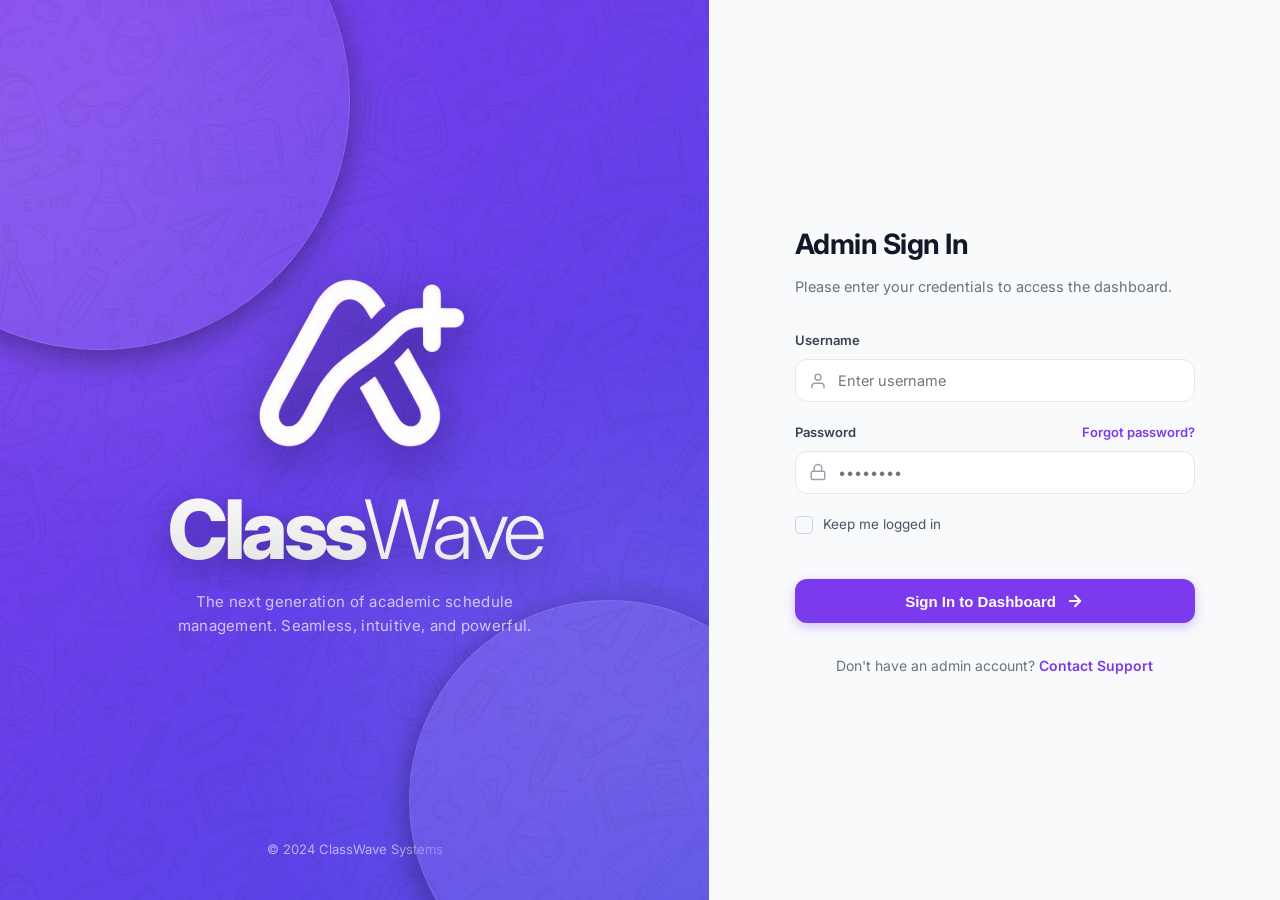
<file: index.html>
<!DOCTYPE html>
<html lang="en">

<head>
  <meta charset="UTF-8" />
  <meta name="viewport" content="width=device-width, initial-scale=1.0" />
  <title>ClassWave — Admin Dashboard</title>
  <meta name="description"
    content="ClassWave Class Schedule Management System — Admin Panel for managing schedules, subjects, instructors, and students." />
  <link rel="preconnect" href="https://fonts.googleapis.com" />
  <link rel="preconnect" href="https://fonts.gstatic.com" crossorigin />
  <link href="https://fonts.googleapis.com/css2?family=Inter:wght@300;400;500;600;700;800&display=swap"
    rel="stylesheet" />
  <link rel="stylesheet" href="css/style.css" />
  <link rel="icon" type="image/png" sizes="32x32" href="favicon.png" />
  <link rel="icon" type="image/png" sizes="192x192" href="favicon.png" />
  <link rel="apple-touch-icon" href="favicon.png" />
  <script>
    // Auth Guard: Redirect to login if not authenticated
    if (localStorage.getItem('classwave_admin_logged_in') !== 'true') {
      window.location.href = 'login.html';
    }

    // Global Logout Function
    function adminLogout(e) {
      if (e) e.preventDefault();
      localStorage.removeItem('classwave_admin_logged_in');
      localStorage.removeItem('classwave_admin_user');
      window.location.href = 'login.html';
    }
  </script>
</head>

<body>

  <!-- Sidebar -->
  <aside class="sidebar" id="sidebar">
    <div class="sidebar-brand">
      <div class="brand-icon">
        <img src="loginlogo.png" alt="ClassWave Logo" style="width: 100%; height: 100%; object-fit: contain;" />
      </div>
      <span class="brand-name">Class<span>Wave</span></span>
    </div>

    <nav class="sidebar-nav">
      <span class="nav-label">Main</span>
      <a href="#" class="nav-item active" data-page="dashboard" id="nav-dashboard">
        <svg width="18" height="18" viewBox="0 0 24 24" fill="none" stroke="currentColor" stroke-width="2"
          stroke-linecap="round" stroke-linejoin="round">
          <rect x="3" y="3" width="7" height="7" />
          <rect x="14" y="3" width="7" height="7" />
          <rect x="3" y="14" width="7" height="7" />
          <rect x="14" y="14" width="7" height="7" />
        </svg>
        <span>Dashboard</span>
      </a>
      <a href="#" class="nav-item" data-page="schedule" id="nav-schedule">
        <svg width="18" height="18" viewBox="0 0 24 24" fill="none" stroke="currentColor" stroke-width="2"
          stroke-linecap="round" stroke-linejoin="round">
          <rect x="3" y="4" width="18" height="18" rx="2" />
          <line x1="16" y1="2" x2="16" y2="6" />
          <line x1="8" y1="2" x2="8" y2="6" />
          <line x1="3" y1="10" x2="21" y2="10" />
        </svg>
        <span>Manage Schedule</span>
      </a>
      <a href="#" class="nav-item" data-page="students" id="nav-students">
        <svg width="18" height="18" viewBox="0 0 24 24" fill="none" stroke="currentColor" stroke-width="2"
          stroke-linecap="round" stroke-linejoin="round">
          <path d="M17 21v-2a4 4 0 0 0-4-4H5a4 4 0 0 0-4 4v2" />
          <circle cx="9" cy="7" r="4" />
          <path d="M23 21v-2a4 4 0 0 0-3-3.87" />
          <path d="M16 3.13a4 4 0 0 1 0 7.75" />
        </svg>
        <span>Manage Students</span>
      </a>

      <!-- Administration Section (Super Admin Only) -->
      <div id="admin-nav-section" class="hidden">
        <span class="nav-label" style="margin-top: 20px;">Administration</span>
        <a href="#" class="nav-item" data-page="admins" id="nav-admins">
          <svg width="18" height="18" viewBox="0 0 24 24" fill="none" stroke="currentColor" stroke-width="2"
            stroke-linecap="round" stroke-linejoin="round">
            <path d="M12 22s8-4 8-10V5l-8-3-8 3v7c0 6 8 10 8 10z" />
            <path d="M12 8v4" />
            <path d="M12 16h.01" />
          </svg>
          <span>Administrator</span>
        </a>
      </div>

      <button class="nav-item logout-trigger" onclick="adminLogout(event)"
        style="width:100%; text-align:left; background:none; border:none; font-family:inherit; cursor:pointer; margin-top: 20px;">
        <svg width="18" height="18" viewBox="0 0 24 24" fill="none" stroke="currentColor" stroke-width="2"
          stroke-linecap="round" stroke-linejoin="round">
          <path d="M9 21H5a2 2 0 0 1-2-2V5a2 2 0 0 1 2-2h4" />
          <polyline points="16 17 21 12 16 7" />
          <line x1="21" y1="12" x2="9" y2="12" />
        </svg>
        <span>Logout</span>
      </button>

      <script>
        // Immediate Role Check
        (function () {
          const role = localStorage.getItem('classwave_admin_role');
          if (role === 'super_admin') {
            document.getElementById('admin-nav-section').classList.remove('hidden');
          }
        })();
      </script>
    </nav>

    <div class="sidebar-footer">
      <div class="admin-info">
        <div class="admin-avatar">A</div>
        <div class="admin-details">
          <span class="admin-name">Admin User</span>
          <span class="admin-role">Administrator</span>
        </div>
      </div>
    </div>
  </aside>

  <!-- Main Content -->
  <div class="main-wrapper">
    <!-- Topbar -->
    <header class="topbar">
      <div class="topbar-left">
        <button class="menu-toggle" id="menuToggle" aria-label="Toggle sidebar">
          <svg width="20" height="20" viewBox="0 0 24 24" fill="none" stroke="currentColor" stroke-width="2"
            stroke-linecap="round" stroke-linejoin="round">
            <line x1="3" y1="6" x2="21" y2="6" />
            <line x1="3" y1="12" x2="21" y2="12" />
            <line x1="3" y1="18" x2="21" y2="18" />
          </svg>
        </button>
        <div class="page-breadcrumb">
          <span id="breadcrumb-text">Dashboard</span>
        </div>
      </div>
      <div class="topbar-right">
        <div class="topbar-badge" id="notifToggle" style="cursor: pointer;">
          <svg width="18" height="18" viewBox="0 0 24 24" fill="none" stroke="currentColor" stroke-width="2"
            stroke-linecap="round" stroke-linejoin="round">
            <path d="M18 8A6 6 0 0 0 6 8c0 7-3 9-3 9h18s-3-2-3-9" />
            <path d="M13.73 21a2 2 0 0 1-3.46 0" />
          </svg>
          <span class="badge-dot"></span>
        </div>
        <div class="topbar-divider"></div>
        <div class="topbar-user" id="profileToggle" style="cursor: pointer;">
          <div class="user-avatar" id="topbar-avatar">A</div>
        </div>
      </div>
    </header>

    <!-- Pages -->
    <main class="content">

      <!-- ====== PAGE: Dashboard ====== -->
      <section class="page active" id="page-dashboard">
        <div class="page-header">
          <div>
            <h1 class="page-title">Welcome back, Admin</h1>
            <p class="page-subtitle">Here's what's happening with ClassWave today.</p>
          </div>
          <div class="page-date" id="current-date"></div>
        </div>

        <!-- Stat Cards -->
        <div class="stats-grid">
          <div class="stat-card">
            <div class="stat-icon icon-purple">
              <svg width="20" height="20" viewBox="0 0 24 24" fill="none" stroke="currentColor" stroke-width="2"
                stroke-linecap="round" stroke-linejoin="round">
                <path d="M2 3h6a4 4 0 0 1 4 4v14a3 3 0 0 0-3-3H2z" />
                <path d="M22 3h-6a4 4 0 0 0-4 4v14a3 3 0 0 1 3-3h7z" />
              </svg>
            </div>
            <div class="stat-info">
              <span class="stat-label">Total Subjects</span>
              <span class="stat-value" id="stat-total-subjects">0</span>
              <span class="stat-change" id="stat-subjects-change">Registry active</span>
            </div>
          </div>

          <div class="stat-card">
            <div class="stat-icon icon-blue">
              <svg width="20" height="20" viewBox="0 0 24 24" fill="none" stroke="currentColor" stroke-width="2"
                stroke-linecap="round" stroke-linejoin="round">
                <path d="M17 21v-2a4 4 0 0 0-4-4H5a4 4 0 0 0-4 4v2" />
                <circle cx="9" cy="7" r="4" />
                <path d="M23 21v-2a4 4 0 0 0-3-3.87" />
                <path d="M16 3.13a4 4 0 0 1 0 7.75" />
              </svg>
            </div>
            <div class="stat-info">
              <span class="stat-label">Total Students</span>
              <span class="stat-value" id="stat-total-students">0</span>
              <span class="stat-change" id="stat-students-change">Registry active</span>
            </div>
          </div>

          <div class="stat-card">
            <div class="stat-icon icon-green">
              <svg width="20" height="20" viewBox="0 0 24 24" fill="none" stroke="currentColor" stroke-width="2"
                stroke-linecap="round" stroke-linejoin="round">
                <circle cx="12" cy="12" r="10" />
                <polyline points="12 6 12 12 16 14" />
              </svg>
            </div>
            <div class="stat-info">
              <span class="stat-label">Today's Classes</span>
              <span class="stat-value" id="stat-today-classes">0</span>
              <span class="stat-change" id="stat-today-change">Updated live</span>
            </div>
          </div>

          <div class="stat-card">
            <div class="stat-icon icon-orange">
              <svg width="20" height="20" viewBox="0 0 24 24" fill="none" stroke="currentColor" stroke-width="2"
                stroke-linecap="round" stroke-linejoin="round">
                <rect x="3" y="4" width="18" height="18" rx="2" />
                <line x1="16" y1="2" x2="16" y2="6" />
                <line x1="8" y1="2" x2="8" y2="6" />
                <line x1="3" y1="10" x2="21" y2="10" />
              </svg>
            </div>
            <div class="stat-info">
              <span class="stat-label">Total Schedules</span>
              <span class="stat-value" id="stat-total-schedules">0</span>
              <span class="stat-change" id="stat-schedules-change">System active</span>
            </div>
          </div>
        </div>

        <!-- Quick Actions + Today's Schedule -->
        <div class="dashboard-grid">
          <div class="dashboard-card">
            <div class="card-header">
              <h2 class="card-title">Quick Actions</h2>
            </div>
            <div class="card-body">
              <div class="quick-actions">
                <button class="action-btn primary" id="btn-add-schedule-dash">
                  <svg width="18" height="18" viewBox="0 0 24 24" fill="none" stroke="currentColor" stroke-width="2.5"
                    stroke-linecap="round" stroke-linejoin="round">
                    <line x1="12" y1="5" x2="12" y2="19" />
                    <line x1="5" y1="12" x2="19" y2="12" />
                  </svg>
                  Add Schedule
                </button>
                <button class="action-btn secondary" data-page="schedule" id="btn-manage-schedule-dash">
                  <svg width="18" height="18" viewBox="0 0 24 24" fill="none" stroke="currentColor" stroke-width="2"
                    stroke-linecap="round" stroke-linejoin="round">
                    <rect x="3" y="4" width="18" height="18" rx="2" />
                    <line x1="16" y1="2" x2="16" y2="6" />
                    <line x1="8" y1="2" x2="8" y2="6" />
                    <line x1="3" y1="10" x2="21" y2="10" />
                  </svg>
                  Manage Schedule
                </button>
                <button class="action-btn secondary" data-page="students" id="btn-manage-students-dash">
                  <svg width="18" height="18" viewBox="0 0 24 24" fill="none" stroke="currentColor" stroke-width="2"
                    stroke-linecap="round" stroke-linejoin="round">
                    <path d="M17 21v-2a4 4 0 0 0-4-4H5a4 4 0 0 0-4 4v2" />
                    <circle cx="9" cy="7" r="4" />
                  </svg>
                  Manage Students
                </button>
              </div>
            </div>
          </div>

          <div class="dashboard-card">
            <div class="card-header">
              <h2 class="card-title">Today's Classes</h2>
              <span class="card-tag">Monday</span>
            </div>
            <div class="card-body">
              <div class="today-classes" id="today-classes-list">
                <div class="table-empty">
                  <p>No classes scheduled for today.</p>
                </div>
              </div>
            </div>
          </div>
        </div>

        <!-- Recent Activity -->
        <div class="dashboard-card full-width">
          <div class="card-header">
            <h2 class="card-title">Recent Activity</h2>
          </div>
          <div class="card-body">
            <div class="activity-list" id="activity-list">
              <div class="activity-item">
                <div class="activity-icon icon-blue">
                  <svg width="14" height="14" viewBox="0 0 24 24" fill="none" stroke="currentColor" stroke-width="2.5">
                    <path d="M20 21v-2a4 4 0 0 0-4-4H8a4 4 0 0 0-4 4v2" />
                    <circle cx="12" cy="7" r="4" />
                  </svg>
                </div>
                <div class="activity-text">
                  <span>System initialized. Waiting for admin actions...</span>
                  <span class="activity-time">Just now</span>
                </div>
              </div>
            </div>
          </div>
        </div>
      </section>

      <!-- ====== PAGE: Manage Schedule ====== -->
      <section class="page" id="page-schedule">
        <div class="page-header">
          <div>
            <h1 class="page-title">Manage Schedule</h1>
            <p class="page-subtitle">View, edit, and organize all class schedules.</p>
          </div>
          <button class="btn-primary" id="btn-add-schedule">
            <svg width="16" height="16" viewBox="0 0 24 24" fill="none" stroke="currentColor" stroke-width="2.5"
              stroke-linecap="round" stroke-linejoin="round">
              <line x1="12" y1="5" x2="12" y2="19" />
              <line x1="5" y1="12" x2="19" y2="12" />
            </svg>
            Add Schedule
          </button>
        </div>

        <!-- Filter Bar -->
        <div class="filter-bar">
          <div class="search-wrapper">
            <svg class="search-icon" width="16" height="16" viewBox="0 0 24 24" fill="none" stroke="currentColor"
              stroke-width="2" stroke-linecap="round" stroke-linejoin="round">
              <circle cx="11" cy="11" r="8" />
              <line x1="21" y1="21" x2="16.65" y2="16.65" />
            </svg>
            <input type="text" class="search-input" id="schedule-search"
              placeholder="Search subject, instructor, room…" />
          </div>
          <select class="filter-select" id="filter-day">
            <option value="">All Days</option>
            <option value="Monday">Monday</option>
            <option value="Tuesday">Tuesday</option>
            <option value="Wednesday">Wednesday</option>
            <option value="Thursday">Thursday</option>
            <option value="Friday">Friday</option>
            <option value="Saturday">Saturday</option>
          </select>
        </div>

        <!-- Schedule Table -->
        <div class="table-card">
          <table class="data-table" id="schedule-table">
            <thead>
              <tr>
                <th>#</th>
                <th>Subject</th>
                <th>Instructor</th>
                <th>Room</th>
                <th>Day</th>
                <th>Time</th>
                <th>Enrolled</th>
                <th>Actions</th>
              </tr>
            </thead>
            <tbody id="schedule-tbody">
              <!-- Populated by JS -->
            </tbody>
          </table>
          <div class="table-empty hidden" id="schedule-empty">
            <svg width="48" height="48" viewBox="0 0 24 24" fill="none" stroke="currentColor" stroke-width="1.5">
              <rect x="3" y="4" width="18" height="18" rx="2" />
              <line x1="16" y1="2" x2="16" y2="6" />
              <line x1="8" y1="2" x2="8" y2="6" />
              <line x1="3" y1="10" x2="21" y2="10" />
            </svg>
            <p>No schedules found.</p>
          </div>
        </div>
      </section>

      <!-- ====== PAGE: Manage Students ====== -->
      <section class="page" id="page-students">
        <div class="page-header">
          <div>
            <h1 class="page-title">Manage Students</h1>
            <p class="page-subtitle">School-wide student registry. Register a student once — find them forever.</p>
          </div>
          <button class="btn-primary" id="btn-add-student">
            <svg width="16" height="16" viewBox="0 0 24 24" fill="none" stroke="currentColor" stroke-width="2.5"
              stroke-linecap="round" stroke-linejoin="round">
              <path d="M16 21v-2a4 4 0 0 0-4-4H6a4 4 0 0 0-4 4v2" />
              <circle cx="9" cy="7" r="4" />
              <line x1="19" y1="8" x2="19" y2="14" />
              <line x1="22" y1="11" x2="16" y2="11" />
            </svg>
            Add Student
          </button>
        </div>

        <!-- Filter Bar -->
        <div class="filter-bar">
          <div class="search-wrapper">
            <svg class="search-icon" width="16" height="16" viewBox="0 0 24 24" fill="none" stroke="currentColor"
              stroke-width="2" stroke-linecap="round" stroke-linejoin="round">
              <circle cx="11" cy="11" r="8" />
              <line x1="21" y1="21" x2="16.65" y2="16.65" />
            </svg>
            <input type="text" class="search-input" id="student-search" placeholder="Search student name or course…" />
          </div>
          <select class="filter-select" id="filter-course">
            <option value="">All Courses</option>
          </select>
        </div>

        <!-- Students Table -->
        <div class="table-card">
          <table class="data-table" id="student-table">
            <thead>
              <tr>
                <th>#</th>
                <th>Name</th>
                <th>Student ID</th>
                <th>Course</th>
                <th>Year</th>
                <th>Section</th>
                <th>Status</th>
                <th>Actions</th>
              </tr>
            </thead>
            <tbody id="student-tbody">
              <!-- Populated by JS -->
            </tbody>
          </table>
          <div class="table-empty hidden" id="student-empty">
            <svg width="48" height="48" viewBox="0 0 24 24" fill="none" stroke="currentColor" stroke-width="1.5">
              <path d="M17 21v-2a4 4 0 0 0-4-4H5a4 4 0 0 0-4 4v2" />
              <circle cx="9" cy="7" r="4" />
              <path d="M23 21v-2a4 4 0 0 0-3-3.87" />
              <path d="M16 3.13a4 4 0 0 1 0 7.75" />
            </svg>
            <p>No students found.</p>
          </div>
        </div>
      </section>

      <!-- ====== PAGE: Manage Admins (Super Admin Only) ====== -->
      <section class="page" id="page-admins">
        <div class="page-header">
          <div>
            <h1 class="page-title">Administrator</h1>
            <p class="page-subtitle">Create and manage dashboard access for other staff.</p>
          </div>
          <button class="btn-primary" id="btn-add-admin">
            <svg width="18" height="18" viewBox="0 0 24 24" fill="none" stroke="currentColor" stroke-width="2.5"
              stroke-linecap="round" stroke-linejoin="round">
              <line x1="12" y1="5" x2="12" y2="19" />
              <line x1="5" y1="12" x2="19" y2="12" />
            </svg>
            Add New Admin
          </button>
        </div>

        <div class="table-card">
          <div class="table-container">
            <table class="data-table">
              <thead>
                <tr>
                  <th width="60">#</th>
                  <th>Full Name</th>
                  <th>Username</th>
                  <th>Password</th>
                  <th>Role</th>
                  <th>Actions</th>
                </tr>
              </thead>
              <tbody id="admin-tbody">
                <!-- Admins will be loaded here -->
              </tbody>
            </table>
          </div>
          <div class="table-empty hidden" id="admin-empty">
            <svg width="48" height="48" viewBox="0 0 24 24" fill="none" stroke="currentColor" stroke-width="1.5">
              <path d="M17 21v-2a4 4 0 0 0-4-4H5a4 4 0 0 0-4 4v2" />
              <circle cx="9" cy="7" r="4" />
              <path d="M23 21v-2a4 4 0 0 0-3-3.87" />
              <path d="M16 3.13a4 4 0 0 1 0 7.75" />
            </svg>
            <p>No other admins found.</p>
          </div>
        </div>
      </section>
    </main>
  </div>

  <!-- ====== MODAL: Add / Edit Schedule ====== -->
  <div class="modal-overlay hidden" id="modal-overlay">
    <div class="modal" id="schedule-modal" role="dialog" aria-modal="true" aria-labelledby="modal-title">
      <div class="modal-header">
        <h2 class="modal-title" id="modal-title">Add Schedule</h2>
        <button class="modal-close" id="modal-close" aria-label="Close modal">
          <svg width="18" height="18" viewBox="0 0 24 24" fill="none" stroke="currentColor" stroke-width="2.5"
            stroke-linecap="round" stroke-linejoin="round">
            <line x1="18" y1="6" x2="6" y2="18" />
            <line x1="6" y1="6" x2="18" y2="18" />
          </svg>
        </button>
      </div>
      <div class="modal-body">
        <form id="schedule-form" novalidate>
          <input type="hidden" id="edit-index" value="" />

          <div class="form-row">
            <div class="form-group">
              <label class="form-label" for="f-subject">Subject Name <span class="required">*</span></label>
              <input type="text" id="f-subject" class="form-input" placeholder="e.g. Web Programming"
                autocomplete="off" />
              <span class="form-error" id="err-subject"></span>
            </div>
            <div class="form-group">
              <label class="form-label" for="f-instructor">Instructor <span class="required">*</span></label>
              <input type="text" id="f-instructor" class="form-input" placeholder="e.g. Prof. Juan dela Cruz"
                autocomplete="off" />
              <span class="form-error" id="err-instructor"></span>
            </div>
          </div>

          <div class="form-row">
            <div class="form-group">
              <label class="form-label" for="f-room">Room <span class="required">*</span></label>
              <input type="text" id="f-room" class="form-input" placeholder="e.g. Room 301" autocomplete="off" />
              <span class="form-error" id="err-room"></span>
            </div>
            <div class="form-group">
              <label class="form-label">Day(s) <span class="required">*</span></label>
              <div class="day-chips" id="day-chips-container">
                <label class="day-chip">
                  <input type="checkbox" name="days" value="Monday">
                  <span>Mon</span>
                </label>
                <label class="day-chip">
                  <input type="checkbox" name="days" value="Tuesday">
                  <span>Tue</span>
                </label>
                <label class="day-chip">
                  <input type="checkbox" name="days" value="Wednesday">
                  <span>Wed</span>
                </label>
                <label class="day-chip">
                  <input type="checkbox" name="days" value="Thursday">
                  <span>Thu</span>
                </label>
                <label class="day-chip">
                  <input type="checkbox" name="days" value="Friday">
                  <span>Fri</span>
                </label>
                <label class="day-chip">
                  <input type="checkbox" name="days" value="Saturday">
                  <span>Sat</span>
                </label>
                <label class="day-chip">
                  <input type="checkbox" name="days" value="Sunday">
                  <span>Sun</span>
                </label>
              </div>
              <span class="form-error" id="err-day"></span>
            </div>
          </div>

          <div class="form-row">
            <div class="form-group">
              <label class="form-label">Time Start <span class="required">*</span></label>
              <div class="time-picker-group">
                <select id="f-time-start-hour" class="form-input form-select time-select">
                  <option value="">HH</option>
                  <option>01</option><option>02</option><option>03</option>
                  <option>04</option><option>05</option><option>06</option>
                  <option>07</option><option>08</option><option>09</option>
                  <option>10</option><option>11</option><option>12</option>
                </select>
                <span class="time-colon">:</span>
                <select id="f-time-start-min" class="form-input form-select time-select">
                  <option value="">MM</option>
                  <option>00</option><option>15</option><option>30</option><option>45</option>
                </select>
                <select id="f-time-start-ampm" class="form-input form-select time-select time-select-ampm">
                  <option value="">—</option>
                  <option>AM</option><option>PM</option>
                </select>
              </div>
              <span class="form-error" id="err-time-start"></span>
            </div>
            <div class="form-group">
              <label class="form-label">Time End <span class="required">*</span></label>
              <div class="time-picker-group">
                <select id="f-time-end-hour" class="form-input form-select time-select">
                  <option value="">HH</option>
                  <option>01</option><option>02</option><option>03</option>
                  <option>04</option><option>05</option><option>06</option>
                  <option>07</option><option>08</option><option>09</option>
                  <option>10</option><option>11</option><option>12</option>
                </select>
                <span class="time-colon">:</span>
                <select id="f-time-end-min" class="form-input form-select time-select">
                  <option value="">MM</option>
                  <option>00</option><option>15</option><option>30</option><option>45</option>
                </select>
                <select id="f-time-end-ampm" class="form-input form-select time-select time-select-ampm">
                  <option value="">—</option>
                  <option>AM</option><option>PM</option>
                </select>
              </div>
              <span class="form-error" id="err-time-end"></span>
            </div>
          </div>


          <div class="modal-actions">
            <button type="button" class="btn-outline" id="btn-cancel">Cancel</button>
            <button type="submit" class="btn-primary" id="btn-save">Save Schedule</button>
          </div>
        </form>
      </div>
    </div>
  </div>

  <!-- Delete Confirm Modal -->
  <div class="modal-overlay hidden" id="confirm-overlay">
    <div class="modal modal-sm" id="confirm-modal" role="dialog" aria-modal="true">
      <div class="modal-header">
        <h2 class="modal-title">Delete Schedule</h2>
        <button class="modal-close" id="confirm-close" aria-label="Close">
          <svg width="18" height="18" viewBox="0 0 24 24" fill="none" stroke="currentColor" stroke-width="2.5"
            stroke-linecap="round" stroke-linejoin="round">
            <line x1="18" y1="6" x2="6" y2="18" />
            <line x1="6" y1="6" x2="18" y2="18" />
          </svg>
        </button>
      </div>
      <div class="modal-body">
        <div class="confirm-icon">
          <svg width="40" height="40" viewBox="0 0 24 24" fill="none" stroke="currentColor" stroke-width="1.5"
            stroke-linecap="round" stroke-linejoin="round">
            <polyline points="3 6 5 6 21 6" />
            <path d="M19 6l-1 14H6L5 6" />
            <path d="M10 11v6" />
            <path d="M14 11v6" />
            <path d="M9 6V4h6v2" />
          </svg>
        </div>
        <p class="confirm-text">Are you sure you want to delete this schedule? This action cannot be undone.</p>
        <div class="modal-actions">
          <button type="button" class="btn-outline" id="btn-confirm-cancel">Cancel</button>
          <button type="button" class="btn-danger" id="btn-confirm-delete">Delete</button>
        </div>
      </div>
    </div>
  </div>

  <!-- Toast Notification -->
  <div class="toast hidden" id="toast">
    <div class="toast-icon" id="toast-icon"></div>
    <span id="toast-msg">Saved successfully!</span>
  </div>

  <!-- ====== MODAL: Enrollment Management ====== -->
  <div class="modal-overlay hidden" id="enrollment-overlay">
    <div class="modal modal-lg" id="enrollment-modal" role="dialog" aria-modal="true"
      aria-labelledby="enrollment-modal-title">
      <div class="modal-header">
        <div class="enrollment-header-info">
          <h2 class="modal-title" id="enrollment-modal-title">Manage Enrollments</h2>
          <span class="enrollment-schedule-meta" id="enrollment-schedule-meta"></span>
        </div>
        <button class="modal-close" id="enrollment-close" aria-label="Close">
          <svg width="18" height="18" viewBox="0 0 24 24" fill="none" stroke="currentColor" stroke-width="2.5"
            stroke-linecap="round" stroke-linejoin="round">
            <line x1="18" y1="6" x2="6" y2="18" />
            <line x1="6" y1="6" x2="18" y2="18" />
          </svg>
        </button>
      </div>
      <div class="modal-body">
        <!-- Schedule summary strip -->
        <div class="enrollment-schedule-strip" id="enrollment-strip"></div>

        <!-- Enrolled list section -->
        <div class="enrollment-section-header">
          <div class="enrollment-section-left">
            <span class="enrollment-section-title">Enrolled Students</span>
            <span class="enrollment-count-chip" id="enrollment-count-chip">0 students</span>
          </div>
          <button class="btn-primary btn-sm" id="btn-open-picker">
            <svg width="14" height="14" viewBox="0 0 24 24" fill="none" stroke="currentColor" stroke-width="2.5"
              stroke-linecap="round" stroke-linejoin="round">
              <line x1="12" y1="5" x2="12" y2="19" />
              <line x1="5" y1="12" x2="19" y2="12" />
            </svg>
            Enroll Student
          </button>
        </div>

        <div id="enrolled-list" class="enrolled-list"></div>
        <div class="enrollment-empty hidden" id="enrolled-empty">
          <svg width="40" height="40" viewBox="0 0 24 24" fill="none" stroke="currentColor" stroke-width="1.5">
            <path d="M17 21v-2a4 4 0 0 0-4-4H5a4 4 0 0 0-4 4v2" />
            <circle cx="9" cy="7" r="4" />
            <path d="M23 21v-2a4 4 0 0 0-3-3.87" />
            <path d="M16 3.13a4 4 0 0 1 0 7.75" />
          </svg>
          <p>No students enrolled yet.<br />Click <strong>Enroll Student</strong> to get started.</p>
        </div>
      </div>
    </div>
  </div>

  <!-- ====== MODAL: Add / Edit Student ====== -->
  <div class="modal-overlay hidden" id="student-modal-overlay">
    <div class="modal modal-lg" id="student-modal" role="dialog" aria-modal="true"
      aria-labelledby="student-modal-title">
      <div class="modal-header">
        <div>
          <h2 class="modal-title" id="student-modal-title">Add Student</h2>
          <p style="font-size:12px;color:var(--gray-400);margin-top:2px;" id="student-modal-subtitle">Register a new
            student to the school registry.</p>
        </div>
        <button class="modal-close" id="student-modal-close" aria-label="Close">
          <svg width="18" height="18" viewBox="0 0 24 24" fill="none" stroke="currentColor" stroke-width="2.5"
            stroke-linecap="round" stroke-linejoin="round">
            <line x1="18" y1="6" x2="6" y2="18" />
            <line x1="6" y1="6" x2="18" y2="18" />
          </svg>
        </button>
      </div>
      <div class="modal-body">
        <form id="student-form" novalidate>
          <input type="hidden" id="student-edit-index" value="" />

          <!-- Registry notice (shown in add mode) -->
          <div class="registry-notice" id="registry-notice">
            <svg width="15" height="15" viewBox="0 0 24 24" fill="none" stroke="currentColor" stroke-width="2.5"
              stroke-linecap="round" stroke-linejoin="round">
              <circle cx="12" cy="12" r="10" />
              <line x1="12" y1="8" x2="12" y2="12" />
              <line x1="12" y1="16" x2="12.01" y2="16" />
            </svg>
            <span>The <strong>Student ID</strong> is <strong>permanent</strong> and cannot be changed after
              registration. It will be used to identify the student across all year levels and sections.</span>
          </div>

          <div class="form-row">
            <div class="form-group">
              <label class="form-label" for="sf-name">Full Name <span class="required">*</span></label>
              <input type="text" id="sf-name" class="form-input" placeholder="e.g. Maria Santos" autocomplete="off" />
              <span class="form-error" id="err-sf-name"></span>
            </div>
            <div class="form-group">
              <label class="form-label" for="sf-id">Student ID <span class="required">*</span></label>
              <input type="text" id="sf-id" class="form-input" placeholder="e.g. 2024-0001" autocomplete="off" />
              <span class="form-error" id="err-sf-id"></span>
            </div>
          </div>

          <div class="form-row">
            <div class="form-group">
              <label class="form-label" for="sf-course">Course / Program <span class="required">*</span></label>
              <select id="sf-course" class="form-input form-select">
                <option value="">Select course…</option>
                <optgroup label="College of Computing">
                  <option value="BSCS">BSCS — Computer Science</option>
                  <option value="BSIT">BSIT — Information Technology</option>
                  <option value="BSCPE">BSCPE — Computer Engineering</option>
                </optgroup>
                <optgroup label="College of Engineering">
                  <option value="BSECE">BSECE — Electronics Engineering</option>
                  <option value="BSEE">BSEE — Electrical Engineering</option>
                  <option value="BSME">BSME — Mechanical Engineering</option>
                  <option value="BSCE">BSCE — Civil Engineering</option>
                  <option value="BSIE">BSIE — Industrial Engineering</option>
                  <option value="BSARCH">BSARCH — Architecture</option>
                </optgroup>
                <optgroup label="College of Science">
                  <option value="BSMATH">BSMATH — Mathematics</option>
                  <option value="BSSTAT">BSSTAT — Statistics</option>
                  <option value="BSBio">BS Biology</option>
                  <option value="BSChem">BS Chemistry</option>
                  <option value="BSPhys">BS Physics</option>
                </optgroup>
                <optgroup label="College of Business">
                  <option value="BSBA">BSBA — Business Administration</option>
                  <option value="BSHRM">BSHRM — Hotel &amp; Restaurant Mgmt</option>
                  <option value="BSTM">BSTM — Tourism Management</option>
                  <option value="BSAccountancy">BSA — Accountancy</option>
                </optgroup>
                <optgroup label="College of Education">
                  <option value="BSED">BSED — Secondary Education</option>
                  <option value="BEED">BEED — Elementary Education</option>
                </optgroup>
                <optgroup label="College of Health Sciences">
                  <option value="BSN">BSN — Nursing</option>
                  <option value="BSPH">BSPH — Public Health</option>
                </optgroup>
                <optgroup label="College of Arts &amp; Letters">
                  <option value="ABComm">AB Communication</option>
                  <option value="ABPolSci">AB Political Science</option>
                  <option value="ABPsych">AB Psychology</option>
                  <option value="ABLit">AB Literature</option>
                </optgroup>
              </select>
              <span class="form-error" id="err-sf-course"></span>
            </div>
            <div class="form-group">
              <label class="form-label" for="sf-year">Year Level <span class="required">*</span></label>
              <select id="sf-year" class="form-input form-select">
                <option value="">Select year…</option>
                <option value="1st Year">1st Year</option>
                <option value="2nd Year">2nd Year</option>
                <option value="3rd Year">3rd Year</option>
                <option value="4th Year">4th Year</option>
                <option value="5th Year">5th Year</option>
              </select>
              <span class="form-error" id="err-sf-year"></span>
            </div>
          </div>

          <div class="form-row">
            <div class="form-group">
              <label class="form-label" for="sf-section">Section <span class="required">*</span></label>
              <input type="text" id="sf-section" class="form-input" placeholder="e.g. A, B, BSCS-3A"
                autocomplete="off" />
              <span class="form-error" id="err-sf-section"></span>
            </div>
            <div class="form-group">
              <label class="form-label" for="sf-status">Status</label>
              <select id="sf-status" class="form-input form-select">
                <option value="active">Active</option>
                <option value="inactive">Inactive</option>
              </select>
            </div>
          </div>

          <div class="modal-actions">
            <button type="button" class="btn-outline" id="student-btn-cancel">Cancel</button>
            <button type="submit" class="btn-primary" id="student-btn-save">Register Student</button>
          </div>
        </form>
      </div>
    </div>
  </div>

  <!-- ====== MODAL: Student Enrollment (Schedule Checklist) ====== -->
  <div class="modal-overlay hidden" id="student-enroll-overlay">
    <div class="modal modal-lg" id="student-enroll-modal" role="dialog" aria-modal="true"
      aria-labelledby="se-modal-title">
      <div class="modal-header">
        <div class="enrollment-header-info">
          <h2 class="modal-title" id="se-modal-title">Enroll Student</h2>
          <span class="enrollment-schedule-meta" id="se-modal-meta"></span>
        </div>
        <button class="modal-close" id="se-modal-close" aria-label="Close">
          <svg width="18" height="18" viewBox="0 0 24 24" fill="none" stroke="currentColor" stroke-width="2.5"
            stroke-linecap="round" stroke-linejoin="round">
            <line x1="18" y1="6" x2="6" y2="18" />
            <line x1="6" y1="6" x2="18" y2="18" />
          </svg>
        </button>
      </div>
      <div class="modal-body">

        <!-- Student info strip -->
        <div class="enrollment-schedule-strip" id="se-strip"></div>

        <p class="se-instructions">
          <svg width="14" height="14" viewBox="0 0 24 24" fill="none" stroke="currentColor" stroke-width="2.5"
            stroke-linecap="round" stroke-linejoin="round">
            <circle cx="12" cy="12" r="10" />
            <line x1="12" y1="8" x2="12" y2="12" />
            <line x1="12" y1="16" x2="12.01" y2="16" />
          </svg>
          Check the schedules to enroll this student in. Uncheck to remove them. Click <strong>Save Enrollments</strong>
          to confirm all changes at once.
        </p>

        <!-- Schedule checklist grouped by day -->
        <div id="se-checklist" class="se-checklist"></div>

        <div class="enrollment-empty hidden" id="se-empty">
          <svg width="40" height="40" viewBox="0 0 24 24" fill="none" stroke="currentColor" stroke-width="1.5">
            <rect x="3" y="4" width="18" height="18" rx="2" />
            <line x1="16" y1="2" x2="16" y2="6" />
            <line x1="8" y1="2" x2="8" y2="6" />
            <line x1="3" y1="10" x2="21" y2="10" />
          </svg>
          <p>No schedules available yet.</p>
        </div>

        <div class="modal-actions">
          <button type="button" class="btn-outline" id="se-btn-cancel">Cancel</button>
          <button type="button" class="btn-primary" id="se-btn-save">
            <svg width="15" height="15" viewBox="0 0 24 24" fill="none" stroke="currentColor" stroke-width="2.5"
              stroke-linecap="round" stroke-linejoin="round">
              <polyline points="20 6 9 17 4 12" />
            </svg>
            Save Enrollments
          </button>
        </div>
      </div>
    </div>
  </div>

  <!-- ====== MODAL: Student Picker ====== -->
  <div class="modal-overlay hidden" id="picker-overlay">
    <div class="modal" id="picker-modal" role="dialog" aria-modal="true" aria-labelledby="picker-modal-title">
      <div class="modal-header">
        <div>
          <h2 class="modal-title" id="picker-modal-title">Enroll a Student</h2>
          <p style="font-size:12px;color:var(--gray-400);margin-top:2px;">Click a student to enroll them instantly.</p>
        </div>
        <button class="modal-close" id="picker-close" aria-label="Close">
          <svg width="18" height="18" viewBox="0 0 24 24" fill="none" stroke="currentColor" stroke-width="2.5"
            stroke-linecap="round" stroke-linejoin="round">
            <line x1="18" y1="6" x2="6" y2="18" />
            <line x1="6" y1="6" x2="18" y2="18" />
          </svg>
        </button>
      </div>
      <div class="modal-body">
        <div class="search-wrapper" style="margin-bottom:14px;">
          <svg class="search-icon" width="16" height="16" viewBox="0 0 24 24" fill="none" stroke="currentColor"
            stroke-width="2" stroke-linecap="round" stroke-linejoin="round">
            <circle cx="11" cy="11" r="8" />
            <line x1="21" y1="21" x2="16.65" y2="16.65" />
          </svg>
          <input type="text" id="picker-search" class="search-input" placeholder="Search by name, ID, or course…"
            autocomplete="off" />
        </div>
        <div id="picker-list" class="picker-list"></div>
        <div class="enrollment-empty hidden" id="picker-empty">
          <svg width="36" height="36" viewBox="0 0 24 24" fill="none" stroke="currentColor" stroke-width="1.5">
            <circle cx="11" cy="11" r="8" />
            <line x1="21" y1="21" x2="16.65" y2="16.65" />
          </svg>
          <p>No available students found.</p>
        </div>
      </div>
    </div>
  </div>

  <!-- ====== MODAL: Add Admin ====== -->
  <div class="modal-overlay hidden" id="admin-modal-overlay">
    <div class="modal" id="admin-modal" role="dialog" aria-modal="true">
      <div class="modal-header">
        <h2 class="modal-title">Create Admin Account</h2>
        <button class="modal-close" id="admin-modal-close" aria-label="Close">
          <svg width="18" height="18" viewBox="0 0 24 24" fill="none" stroke="currentColor" stroke-width="2.5"
            stroke-linecap="round" stroke-linejoin="round">
            <line x1="18" y1="6" x2="6" y2="18" />
            <line x1="6" y1="6" x2="18" y2="18" />
          </svg>
        </button>
      </div>
      <div class="modal-body">
        <form id="admin-form" class="schedule-form" novalidate>
          <div class="form-group">
            <label class="form-label" for="a-fullname">Full Name <span class="required">*</span></label>
            <input type="text" id="a-fullname" class="form-input" placeholder="e.g. John Doe" autocomplete="off"
             >
          </div>
          <div class="form-group">
            <label class="form-label" for="a-username">Username <span class="required">*</span></label>
            <input type="text" id="a-username" class="form-input" placeholder="e.g. jdoe_admin" autocomplete="off"
             >
          </div>
          <div class="form-group">
            <label class="form-label" for="a-password">Password <span class="required">*</span></label>
            <input type="password" id="a-password" class="form-input" placeholder="Enter temporary password">
          </div>

          <div class="modal-actions">
            <button type="button" class="btn-outline" id="btn-admin-cancel">Cancel</button>
            <button type="submit" class="btn-primary" id="btn-admin-save">Create Account</button>
          </div>
        </form>
      </div>
    </div>
  </div>

  <!-- ====== Notification Side Panel (Option 2) ====== -->
  <div class="notif-overlay" id="notifOverlay"></div>
  <aside class="notif-panel" id="notifPanel">
    <div class="notif-header">
      <div class="notif-header-content">
        <h2 class="notif-title">Activity Feed</h2>
        <p class="notif-subtitle">Latest updates from ClassWave</p>
      </div>
      <button class="notif-close" id="notifClose" aria-label="Close notifications">
        <svg width="20" height="20" viewBox="0 0 24 24" fill="none" stroke="currentColor" stroke-width="2.5" stroke-linecap="round" stroke-linejoin="round">
          <line x1="18" y1="6" x2="6" y2="18"/><line x1="6" y1="6" x2="18" y2="18"/>
        </svg>
      </button>
    </div>
    
    <div class="notif-body">
      <div class="notif-section">
        <span class="notif-section-label">Today</span>
        <div class="notif-list" id="notif-list-today">
          <div class="notif-item unread" data-title="System Initialized" data-msg="The ClassWave management system has been successfully initialized. All modules (Schedules, Students, Admins) are now active and ready for data entry." data-time="Just now" data-icon="purple">
            <div class="notif-icon icon-purple">
              <svg width="14" height="14" viewBox="0 0 24 24" fill="none" stroke="currentColor" stroke-width="2.5"><path d="M20 21v-2a4 4 0 0 0-4-4H8a4 4 0 0 0-4 4v2"/><circle cx="12" cy="7" r="4"/></svg>
            </div>
            <div class="notif-content">
              <p class="notif-text"><strong>System</strong> initialized successfully.</p>
              <span class="notif-time">Just now</span>
            </div>
          </div>
          <div class="notif-item" data-title="Premium Branding Applied" data-msg="The dashboard aesthetics have been upgraded to the Premium Purple theme. This includes the ghost-texture school doodles and the new high-fidelity logo integration in the sidebar." data-time="10 mins ago" data-icon="blue">
            <div class="notif-icon icon-blue">
              <svg width="14" height="14" viewBox="0 0 24 24" fill="none" stroke="currentColor" stroke-width="2.5"><rect x="3" y="4" width="18" height="18" rx="2"/><line x1="16" y1="2" x2="16" y2="6"/><line x1="8" y1="2" x2="8" y2="6"/><line x1="3" y1="10" x2="21" y2="10"/></svg>
            </div>
            <div class="notif-content">
              <p class="notif-text">Dashboard branding updated to <strong>Premium Purple</strong>.</p>
              <span class="notif-time">10 mins ago</span>
            </div>
          </div>
        </div>
      </div>

      <div class="notif-section">
        <span class="notif-section-label">Yesterday</span>
        <div class="notif-list">
          <div class="notif-item" data-title="Security Alert" data-msg="A Super Admin login was detected from IP 192.168.1.1. If this was not you, please review the administrator accounts and change your password immediately." data-time="Yesterday, 4:30 PM" data-icon="orange">
            <div class="notif-icon icon-orange">
              <svg width="14" height="14" viewBox="0 0 24 24" fill="none" stroke="currentColor" stroke-width="2.5"><path d="M10.29 3.86L1.82 18a2 2 0 0 0 1.71 3h16.94a2 2 0 0 0 1.71-3L13.71 3.86a2 2 0 0 0-3.42 0z"/><line x1="12" y1="9" x2="12" y2="13"/><line x1="12" y1="17" x2="12.01" y2="17"/></svg>
            </div>
            <div class="notif-content">
              <p class="notif-text">Security: Super Admin login detected from <strong>192.168.1.1</strong>.</p>
              <span class="notif-time">Yesterday, 4:30 PM</span>
            </div>
          </div>
        </div>
      </div>
    </div>

    <div class="notif-footer">
      <button class="notif-clear-btn" id="notifClear">Clear All Notifications</button>
    </div>
  </aside>

  <!-- ====== MODAL: Notification Detail ====== -->
  <div class="modal-overlay hidden" id="notif-detail-overlay">
    <div class="modal modal-md" id="notif-detail-modal">
      <div class="modal-header">
        <h2 class="modal-title">Notification Detail</h2>
        <button class="modal-close" id="notif-detail-close" aria-label="Close detail">
          <svg width="18" height="18" viewBox="0 0 24 24" fill="none" stroke="currentColor" stroke-width="2.5" stroke-linecap="round" stroke-linejoin="round">
            <line x1="18" y1="6" x2="6" y2="18"/><line x1="6" y1="6" x2="18" y2="18"/>
          </svg>
        </button>
      </div>
      <div class="modal-body" style="padding: 30px;">
        <div class="notif-detail-content">
          <div class="notif-detail-header" style="display:flex; align-items:center; gap:20px; margin-bottom:25px;">
            <div id="nd-icon" class="notif-icon" style="width:50px; height:50px; border-radius:14px;"></div>
            <div>
              <h3 id="nd-title" style="font-size:18px; font-weight:700; color:var(--gray-900);"></h3>
              <p id="nd-time" style="font-size:13px; color:var(--gray-400); margin-top:4px;"></p>
            </div>
          </div>
          <div id="nd-message" style="font-size:15px; line-height:1.7; color:var(--gray-700); background:var(--gray-50); padding:20px; border-radius:var(--radius-md); border:1px solid var(--gray-100);">
          </div>
          <div style="margin-top:25px; display:flex; justify-content:flex-end;">
            <button class="action-btn primary" id="nd-btn-close">Close Details</button>
          </div>
        </div>
      </div>
    </div>
  </div>

  <!-- ====== PROFILE SETTINGS FLOATING MODAL ====== -->
  <div id="profile-modal-overlay" class="profile-modal-backdrop hidden">
    <div class="profile-modal-panel" id="profile-modal-panel">

      <!-- Close Button -->
      <button class="profile-modal-close" id="profile-modal-close" aria-label="Close profile settings">
        <svg width="18" height="18" viewBox="0 0 24 24" fill="none" stroke="currentColor" stroke-width="2.5"><line x1="18" y1="6" x2="6" y2="18"/><line x1="6" y1="6" x2="18" y2="18"/></svg>
      </button>

      <!-- Internal Sidebar Navigation -->
      <aside class="profile-shell-nav">
        <div style="padding: 0 16px 24px 16px; margin-bottom: 24px; border-bottom: 1px solid rgba(255,255,255,0.15);">
          <h1 style="font-size: 18px; font-weight: 800; color: var(--gray-900); letter-spacing: -0.5px;">Account Settings</h1>
          <p style="font-size: 12px; color: var(--gray-500); margin-top: 4px;">Manage your preferences</p>
        </div>
        <button class="profile-nav-item active" data-section="account">
          <svg width="18" height="18" viewBox="0 0 24 24" fill="none" stroke="currentColor" stroke-width="2"><path d="M20 21v-2a4 4 0 0 0-4-4H8a4 4 0 0 0-4 4v2"/><circle cx="12" cy="7" r="4"/></svg>
          Personal Info
        </button>
        <button class="profile-nav-item" data-section="security">
          <svg width="18" height="18" viewBox="0 0 24 24" fill="none" stroke="currentColor" stroke-width="2"><rect x="3" y="11" width="18" height="11" rx="2" ry="2"/><path d="M7 11V7a5 5 0 0 1 10 0v4"/></svg>
          Security
        </button>
        <button class="profile-nav-item" data-section="activity">
          <svg width="18" height="18" viewBox="0 0 24 24" fill="none" stroke="currentColor" stroke-width="2"><polyline points="22 12 18 12 15 21 9 3 6 12 2 12"/></svg>
          Account Activity
        </button>
        <div style="margin-top: auto; padding: 12px 16px; border-top: 1px solid rgba(0,0,0,0.07);">
          <div style="font-size: 10px; color: var(--gray-400); text-transform: uppercase; font-weight: 700; letter-spacing: 1px; margin-bottom: 10px;">Support</div>
          <p style="font-size: 12px; color: var(--gray-500); line-height: 1.6;">Questions? Email <a href="mailto:support@classwave.com" style="color: var(--purple-500); text-decoration: none; font-weight: 600;">support@classwave.com</a></p>
        </div>
      </aside>

      <!-- Main Content Area -->
      <div class="profile-shell-content">

        <!-- SECTION: Account -->
        <div class="settings-section active" id="section-account">
          <div class="profile-hero">
            <div class="profile-hero-overlay"></div>

            <!-- Clickable avatar with camera overlay -->
            <div class="profile-avatar-floating profile-avatar-upload" id="profile-page-avatar" title="Click to change photo">
              <span id="profile-avatar-text">A</span>
              <img id="profile-avatar-img" src="" alt="Profile photo" style="display:none; width:100%; height:100%; object-fit:cover; border-radius:22px;">
              <div class="avatar-upload-overlay">
                <svg width="22" height="22" viewBox="0 0 24 24" fill="none" stroke="currentColor" stroke-width="2" stroke-linecap="round" stroke-linejoin="round">
                  <path d="M23 19a2 2 0 0 1-2 2H3a2 2 0 0 1-2-2V8a2 2 0 0 1 2-2h4l2-3h6l2 3h4a2 2 0 0 1 2 2z"/>
                  <circle cx="12" cy="13" r="4"/>
                </svg>
                <span>Change Photo</span>
              </div>
            </div>

            <div style="position: absolute; bottom: -28px; left: 170px;">
              <h3 id="profile-display-name" style="font-size: 22px; font-weight: 800; color: var(--gray-900); letter-spacing: -0.5px; margin-bottom: 4px;">Admin User</h3>
              <p id="profile-display-role-stat" style="font-size: 12px; font-weight: 600; color: var(--purple-500); text-transform: uppercase; letter-spacing: 1px;">Super Admin</p>
            </div>
          </div>


          <div class="section-header" style="margin-top: 72px;">
            <h2 class="section-title">Personal Information</h2>
            <p class="section-desc">Update your name, username, and profile display settings.</p>
          </div>

          <form id="profile-form" novalidate>
            <div class="grid-2">
              <div class="form-group">
                <label class="form-label" for="p-fullname">Full Name</label>
                <input type="text" id="p-fullname" class="form-input" placeholder="Enter full name">
              </div>
              <div class="form-group">
                <label class="form-label" for="p-username">Username</label>
                <input type="text" id="p-username" class="form-input" placeholder="Enter username">
              </div>
            </div>

            <div class="form-group" style="margin-top: 24px;">
              <label class="form-label" for="p-password">Change Password</label>
              <input type="password" id="p-password" class="form-input" placeholder="Enter new password to update">
              <div id="password-strength-wrapper" class="strength-meter" style="display:none; margin-top:12px;">
                <div class="strength-bar-bg">
                  <div id="password-strength-bar" class="strength-bar-fill"></div>
                </div>
                <p id="password-strength-text" style="font-size:11px; margin-top:6px; color:var(--gray-500); font-weight:600;">Strength: Weak</p>
              </div>
            </div>

            <div style="margin-top:40px; display:flex; justify-content:flex-end; gap:12px; padding-top:24px; border-top:1px solid var(--gray-100);">
              <button type="button" class="action-btn outline" id="profile-cancel-btn">Cancel</button>
              <button type="submit" class="action-btn primary" style="min-width: 140px; justify-content: center;">Save Changes</button>
            </div>
          </form>
        </div>

        <!-- SECTION: Security -->
        <div class="settings-section" id="section-security">
          <div class="section-header">
            <h2 class="section-title">Security & Privacy</h2>
            <p class="section-desc">Manage your account authentication and session security.</p>
          </div>

          <div style="display: grid; grid-template-columns: 1fr 1fr; gap: 16px;">
            <div class="dashboard-card" style="background: var(--gray-50); border-color: var(--gray-100);">
              <div class="card-body">
                <div class="security-item" style="border: none; padding: 0;">
                  <div class="security-item-label">
                    <h4 style="font-size: 14px; margin-bottom: 4px;">Two-Factor Auth</h4>
                    <p style="font-size: 12px;">Add an extra layer of security.</p>
                  </div>
                  <label class="switch">
                    <input type="checkbox" id="tfa-toggle">
                    <span class="slider round"></span>
                  </label>
                </div>
              </div>
            </div>
            <div class="dashboard-card" style="background: var(--gray-50); border-color: var(--gray-100);">
              <div class="card-body">
                <div class="security-item" style="border: none; padding: 0;">
                  <div class="security-item-label">
                    <h4 style="font-size: 14px; margin-bottom: 4px;">Login Alerts</h4>
                    <p style="font-size: 12px;">Get notified on new sign-ins.</p>
                  </div>
                  <label class="switch">
                    <input type="checkbox" checked>
                    <span class="slider round"></span>
                  </label>
                </div>
              </div>
            </div>
          </div>

          <div style="margin-top: 28px; padding: 20px 24px; background: #fff5f5; border: 1px solid #fed7d7; border-radius: var(--radius-lg);">
            <h4 style="color: #c53030; font-size: 14px; margin-bottom: 6px;">Dangerous Actions</h4>
            <p style="color: #9b2c2c; font-size: 12px; margin-bottom: 16px;">Terminating all active sessions will sign you out from all other devices immediately.</p>
            <button class="action-btn danger" style="background: #fff; border-color: #feb2b2;">
              <svg width="16" height="16" viewBox="0 0 24 24" fill="none" stroke="currentColor" stroke-width="2"><path d="M18.36 6.64a9 9 0 1 1-12.73 0"/><line x1="12" y1="2" x2="12" y2="12"/></svg>
              Sign Out All Devices
            </button>
          </div>
        </div>

        <!-- SECTION: Activity -->
        <div class="settings-section" id="section-activity">
          <div class="section-header">
            <h2 class="section-title">Recent Activity</h2>
            <p class="section-desc">Review your latest account interactions and log details.</p>
          </div>

          <div class="activity-list">
            <div class="activity-item" style="padding: 14px 16px; border: 1px solid var(--gray-100); border-radius: var(--radius-md); margin-bottom: 10px;">
              <div class="activity-icon icon-purple">
                <svg width="14" height="14" viewBox="0 0 24 24" fill="none" stroke="currentColor" stroke-width="2"><path d="M16 21v-2a4 4 0 0 0-4-4H6a4 4 0 0 0-4 4v2"/><circle cx="9" cy="7" r="4"/></svg>
              </div>
              <div class="activity-text">
                <span style="font-weight: 700; color: var(--gray-900);">Profile settings updated</span>
                <span class="activity-time" style="display: block; margin-top: 3px;">Just now · from Desktop App</span>
              </div>
            </div>
            <div class="activity-item" style="padding: 14px 16px; border: 1px solid var(--gray-100); border-radius: var(--radius-md); margin-bottom: 10px;">
              <div class="activity-icon icon-blue">
                <svg width="14" height="14" viewBox="0 0 24 24" fill="none" stroke="currentColor" stroke-width="2"><rect x="3" y="11" width="18" height="11" rx="2" ry="2"/><path d="M7 11V7a5 5 0 0 1 10 0v4"/></svg>
              </div>
              <div class="activity-text">
                <span style="font-weight: 700; color: var(--gray-900);">Successful login</span>
                <span class="activity-time" style="display: block; margin-top: 3px;">45 minutes ago · Chrome / Windows</span>
              </div>
            </div>
            <div class="activity-item" style="padding: 14px 16px; border: 1px solid var(--gray-100); border-radius: var(--radius-md); margin-bottom: 10px;">
              <div class="activity-icon icon-green">
                <svg width="14" height="14" viewBox="0 0 24 24" fill="none" stroke="currentColor" stroke-width="2"><path d="M12 22s8-4 8-10V5l-8-3-8 3v7c0 6 8 10 8 10z"/></svg>
              </div>
              <div class="activity-text">
                <span style="font-weight: 700; color: var(--gray-900);">2FA Security Check</span>
                <span class="activity-time" style="display: block; margin-top: 3px;">Yesterday, 2:40 PM · SMS Verified</span>
              </div>
            </div>
          </div>
        </div>

      </div>
    </div>
  </div>



    </main>
  </div>

  <!-- Avatar upload input (body-level so it's always accessible) -->
  <input type="file" id="avatar-file-input" accept="image/*" style="display:none; position:absolute; left:-9999px;">

  <script src="js/data.js"></script>
  <script src="js/app.js"></script>
</body>
</html>
</file>
<file: css/style.css>
/* ============================================
   ClassWave — Admin Dashboard Styles
   Design: Soft Purple, White BG, Rounded UI
   ============================================ */

/* ─── CSS Variables ─────────────────────────── */
:root {
  /* Purple palette */
  --purple-50:  #f5f3ff;
  --purple-100: #ede9fe;
  --purple-200: #ddd6fe;
  --purple-300: #c4b5fd;
  --purple-400: #a78bfa;
  --purple-500: #8b5cf6;
  --purple-600: #7c3aed;

  /* Neutrals */
  --gray-50:  #f9fafb;
  --gray-100: #f3f4f6;
  --gray-200: #e5e7eb;
  --gray-300: #d1d5db;
  --gray-400: #9ca3af;
  --gray-500: #6b7280;
  --gray-600: #4b5563;
  --gray-700: #374151;
  --gray-900: #111827;

  /* Accent colors */
  --blue-100:   #dbeafe;
  --blue-500:   #3b82f6;
  --green-100:  #d1fae5;
  --green-500:  #10b981;
  --orange-100: #ffedd5;
  --orange-500: #f97316;
  --red-500:    #ef4444;
  --red-600:    #dc2626;

  /* Sidebar */
  --sidebar-w: 250px;
  --sidebar-bg: #ffffff;
  --sidebar-border: var(--gray-200);

  /* Misc */
  --radius-sm: 8px;
  --radius-md: 12px;
  --radius-lg: 16px;
  --radius-xl: 20px;
  --shadow-sm: 0 1px 3px rgba(0,0,0,0.06), 0 1px 2px rgba(0,0,0,0.04);
  --shadow-md: 0 4px 12px rgba(0,0,0,0.08), 0 2px 4px rgba(0,0,0,0.04);
  --shadow-lg: 0 10px 30px rgba(0,0,0,0.1);

  /* Transitions */
  --transition: 0.2s cubic-bezier(0.4, 0, 0.2, 1);
}

/* ─── Reset & Base ───────────────────────────── */
*, *::before, *::after {
  box-sizing: border-box;
  margin: 0;
  padding: 0;
}

html {
  scroll-behavior: smooth;
}

body {
  font-family: 'Inter', -apple-system, BlinkMacSystemFont, 'Segoe UI', sans-serif;
  background: var(--gray-50);
  color: var(--gray-700);
  font-size: 14px;
  line-height: 1.6;
  display: flex;
  min-height: 100vh;
  overflow-x: hidden;
}

/* ─── Sidebar ────────────────────────────────── */
.sidebar {
  width: var(--sidebar-w);
  background: var(--sidebar-bg);
  border-right: 1px solid var(--sidebar-border);
  display: flex;
  flex-direction: column;
  position: fixed;
  top: 0;
  left: 0;
  height: 100vh;
  z-index: 200;
  transition: transform var(--transition);
  box-shadow: var(--shadow-sm);
}

.sidebar-brand {
  display: flex;
  align-items: center;
  justify-content: flex-start;
  gap: 0;
  padding: 0;
  border-bottom: none;
}

.brand-icon {
  width: 92px;
  height: 92px;
  display: flex;
  align-items: center;
  justify-content: center;
  flex-shrink: 0;
  overflow: hidden;
  margin-right: -16px;
}

.brand-icon img {
  filter: brightness(0) saturate(100%) invert(31%) sepia(94%) saturate(4156%) hue-rotate(249deg) brightness(96%) contrast(92%);
}

.brand-name {
  font-size: 24px;
  font-weight: 800;
  color: var(--purple-600);
  letter-spacing: -0.8px;
}

.brand-name span {
  font-weight: 400;
}

.sidebar-nav {
  flex: 1;
  padding: 0 12px 16px;
  display: flex;
  flex-direction: column;
  gap: 2px;
  overflow-y: auto;
}

.nav-label {
  font-size: 10px;
  font-weight: 600;
  text-transform: uppercase;
  letter-spacing: 0.8px;
  color: var(--gray-400);
  padding: 6px 8px 4px;
  display: block;
}

.nav-item {
  display: flex;
  align-items: center;
  gap: 10px;
  padding: 10px 12px;
  border-radius: var(--radius-sm);
  color: var(--gray-600);
  text-decoration: none;
  font-weight: 500;
  font-size: 13.5px;
  transition: background var(--transition), color var(--transition);
  position: relative;
  outline: none;
}

.logout-trigger {
  width: 100%;
  text-align: left;
  background: none;
  border: none;
  font-family: inherit;
  font-size: inherit;
  cursor: pointer;
}

.nav-item:hover {
  background: var(--purple-50);
  color: var(--purple-600);
}

.nav-item.active {
  background: var(--purple-100);
  color: var(--purple-600);
  font-weight: 600;
}

.nav-item.active::before {
  content: '';
  position: absolute;
  left: 0;
  top: 6px;
  bottom: 6px;
  width: 3px;
  background: var(--purple-500);
  border-radius: 0 4px 4px 0;
}

.sidebar-footer {
  padding: 16px 12px;
  border-top: 1px solid var(--gray-100);
}

.admin-info {
  display: flex;
  align-items: center;
  gap: 10px;
  padding: 10px 12px;
  border-radius: var(--radius-sm);
  background: var(--gray-50);
}

.admin-avatar {
  width: 34px;
  height: 34px;
  background: var(--purple-500);
  color: #fff;
  border-radius: 50%;
  display: flex;
  align-items: center;
  justify-content: center;
  font-weight: 700;
  font-size: 13px;
  flex-shrink: 0;
}

.admin-details {
  display: flex;
  flex-direction: column;
  min-width: 0;
}

.admin-name {
  font-size: 13px;
  font-weight: 600;
  color: var(--gray-900);
  white-space: nowrap;
  overflow: hidden;
  text-overflow: ellipsis;
}

.admin-role {
  font-size: 11px;
  color: var(--gray-400);
}

/* ─── Main Wrapper ───────────────────────────── */
.main-wrapper {
  margin-left: var(--sidebar-w);
  flex: 1;
  display: flex;
  flex-direction: column;
  min-height: 100vh;
  transition: margin-left var(--transition);
  background-image: url("data:image/svg+xml,%3Csvg width='100' height='100' viewBox='0 0 100 100' xmlns='http://www.w3.org/2000/svg'%3E%3Cpath d='M11 18c3.866 0 7-3.134 7-7s-3.134-7-7-7-7 3.134-7 7 3.134 7 7 7zm48 25c3.866 0 7-3.134 7-7s-3.134-7-7-7-7 3.134-7 7 3.134 7 7 7zm-43-7c1.657 0 3-1.343 3-3s-1.343-3-3-3-3 1.343-3 3 1.343 3 3 3zm63 31c1.657 0 3-1.343 3-3s-1.343-3-3-3-3 1.343-3 3 1.343 3 3 3zM34 90c1.657 0 3-1.343 3-3s-1.343-3-3-3-3 1.343-3 3 1.343 3 3 3zm56-76c1.105 0 2-.895 2-2s-.895-2-2-2-2 .895-2 2 .895 2 2 2zM12 86c2.21 0 4-1.79 4-4s-1.79-4-4-4-4 1.79-4 4 1.79 4 4 4zm28-65c2.21 0 4-1.79 4-4s-1.79-4-4-4-4 1.79-4 4 1.79 4 4 4zm23-11c2.76 0 5-2.24 5-5s-2.24-5-5-5-5 2.24-5 5 2.24 5 5 5zm-6 60c2.21 0 4-1.79 4-4s-1.79-4-4-4-4 1.79-4 4 1.79 4 4 4zm29 22c2.76 0 5-2.24 5-5s-2.24-5-5-5-5 2.24-5 5 2.24 5 5 5zM32 35c2.21 0 4-1.79 4-4s-1.79-4-4-4-4 1.79-4 4 1.79 4 4 4zm60-21c1.105 0 2-.895 2-2s-.895-2-2-2-2 .895-2 2 .895 2 2 2zM70 88c2.21 0 4-1.79 4-4s-1.79-4-4-4-4 1.79-4 4 1.79 4 4 4zm20-45c2.21 0 4-1.79 4-4s-1.79-4-4-4-4 1.79-4 4 1.79 4 4 4zM56 18c2.21 0 4-1.79 4-4s-1.79-4-4-4-4 1.79-4 4 1.79 4 4 4zm41 73c1.105 0 2-.895 2-2s-.895-2-2-2-2 .895-2 2 .895 2 2 2zM88 10c2.21 0 4-1.79 4-4s-1.79-4-4-4-4 1.79-4 4 1.79 4 4 4zM24 46c1.105 0 2-.895 2-2s-.895-2-2-2-2 .895-2 2 .895 2 2 2zM10 52c2.21 0 4-1.79 4-4s-1.79-4-4-4-4 1.79-4 4 1.79 4 4 4zm44 38c1.105 0 2-.895 2-2s-.895-2-2-2-2 .895-2 2 .895 2 2 2zM5 82c1.105 0 2-.895 2-2s-.895-2-2-2-2 .895-2 2 .895 2 2 2zm21-18c1.105 0 2-.895 2-2s-.895-2-2-2-2 .895-2 2 .895 2 2 2zm53-64c1.105 0 2-.895 2-2s-.895-2-2-2-2 .895-2 2 .895 2 2 2zM33 7c1.105 0 2-.895 2-2s-.895-2-2-2-2 .895-2 2 .895 2 2 2zm60 90c1.105 0 2-.895 2-2s-.895-2-2-2-2 .895-2 2 .895 2 2 2zM44 4c1.105 0 2-.895 2-2s-.895-2-2-2-2 .895-2 2 .895 2 2 2zm-26 57c1.105 0 2-.895 2-2s-.895-2-2-2-2 .895-2 2 .895 2 2 2zm71 2c1.105 0 2-.895 2-2s-.895-2-2-2-2 .895-2 2 .895 2 2 2zm1-66c1.105 0 2-.895 2-2s-.895-2-2-2-2 .895-2 2 .895 2 2 2zM82 36c1.105 0 2-.895 2-2s-.895-2-2-2-2 .895-2 2 .895 2 2 2zm-57 14c1.105 0 2-.895 2-2s-.895-2-2-2-2 .895-2 2 .895 2 2 2zm67 0c1.105 0 2-.895 2-2s-.895-2-2-2-2 .895-2 2 .895 2 2 2zM14 26c1.105 0 2-.895 2-2s-.895-2-2-2-2 .895-2 2 .895 2 2 2zm66 15c1.105 0 2-.895 2-2s-.895-2-2-2-2 .895-2 2 .895 2 2 2zm-70 20c1.105 0 2-.895 2-2s-.895-2-2-2-2 .895-2 2 .895 2 2 2zm58 25c1.105 0 2-.895 2-2s-.895-2-2-2-2 .895-2 2 .895 2 2 2zM71 60c1.105 0 2-.895 2-2s-.895-2-2-2-2 .895-2 2 .895 2 2 2zm-40 21c1.105 0 2-.895 2-2s-.895-2-2-2-2 .895-2 2 .895 2 2 2z' fill='%237c3aed' fill-opacity='0.02' fill-rule='evenodd'/%3E%3C/svg%3E");
}

/* ─── Topbar ─────────────────────────────────── */
.topbar {
  height: 62px;
  background: rgba(255, 255, 255, 0.85);
  backdrop-filter: blur(10px);
  -webkit-backdrop-filter: blur(10px);
  border-bottom: 1px solid var(--gray-200);
  display: flex;
  align-items: center;
  justify-content: space-between;
  padding: 0 28px;
  position: sticky;
  top: 0;
  z-index: 100;
  box-shadow: var(--shadow-sm);
}

.topbar-left {
  display: flex;
  align-items: center;
  gap: 14px;
}

.menu-toggle {
  display: none;
  background: none;
  border: none;
  cursor: pointer;
  color: var(--gray-600);
  padding: 6px;
  border-radius: var(--radius-sm);
  transition: background var(--transition);
}

.menu-toggle:hover {
  background: var(--gray-100);
}

.page-breadcrumb {
  font-size: 15px;
  font-weight: 600;
  color: var(--gray-900);
}

.topbar-right {
  display: flex;
  align-items: center;
  gap: 12px;
}

.topbar-badge {
  position: relative;
  width: 36px;
  height: 36px;
  display: flex;
  align-items: center;
  justify-content: center;
  background: var(--gray-100);
  border-radius: 50%;
  color: var(--gray-600);
  cursor: pointer;
  transition: background var(--transition);
}

.topbar-badge:hover {
  background: var(--purple-100);
  color: var(--purple-600);
}

.badge-dot {
  position: absolute;
  top: 7px;
  right: 7px;
  width: 8px;
  height: 8px;
  background: var(--purple-500);
  border-radius: 50%;
  border: 2px solid #fff;
}

.topbar-user {
  cursor: pointer;
}

.user-avatar {
  width: 36px;
  height: 36px;
  background: var(--purple-500);
  color: #fff;
  border-radius: 50%;
  display: flex;
  align-items: center;
  justify-content: center;
  font-weight: 700;
  font-size: 13px;
  transition: box-shadow var(--transition);
}

.user-avatar:hover {
  box-shadow: 0 0 0 3px var(--purple-200);
}

/* ─── Content Area ───────────────────────────── */
.content {
  flex: 1;
  padding: 32px 40px;
  max-width: 1400px;
  width: 100%;
  margin: 0 auto;
}

/* ─── Pages ──────────────────────────────────── */
.page {
  display: none;
  animation: fadeIn 0.25s ease;
}

.page.active {
  display: block;
}

@keyframes fadeIn {
  from { opacity: 0; transform: translateY(8px); }
  to   { opacity: 1; transform: translateY(0); }
}

/* ─── Page Header ────────────────────────────── */
.page-header {
  display: flex;
  align-items: flex-start;
  justify-content: space-between;
  margin-bottom: 24px;
  gap: 16px;
  flex-wrap: wrap;
}

.page-title {
  font-size: 22px;
  font-weight: 700;
  color: var(--gray-900);
  letter-spacing: -0.3px;
}

.page-subtitle {
  font-size: 13.5px;
  color: var(--gray-500);
  margin-top: 2px;
}

.page-date {
  font-size: 13px;
  color: var(--gray-500);
  font-weight: 500;
  padding: 6px 12px;
  background: var(--purple-50);
  border-radius: var(--radius-sm);
  border: 1px solid var(--purple-100);
  color: var(--purple-600);
  white-space: nowrap;
}

/* ─── Stat Cards ─────────────────────────────── */
.stats-grid {
  display: grid;
  grid-template-columns: repeat(4, 1fr);
  gap: 16px;
  margin-bottom: 20px;
}

.stat-card {
  background: #fff;
  border-radius: var(--radius-lg);
  padding: 20px;
  display: flex;
  align-items: center;
  gap: 14px;
  box-shadow: var(--shadow-sm);
  border: 1px solid var(--gray-100);
  transition: transform var(--transition), box-shadow var(--transition);
}

.stat-card:hover {
  transform: translateY(-2px);
  box-shadow: var(--shadow-md);
}

.stat-icon {
  width: 46px;
  height: 46px;
  border-radius: var(--radius-md);
  display: flex;
  align-items: center;
  justify-content: center;
  flex-shrink: 0;
}

.icon-purple { background: var(--purple-100); color: var(--purple-600); }
.icon-blue   { background: var(--blue-100);   color: var(--blue-500); }
.icon-green  { background: var(--green-100);  color: var(--green-500); }
.icon-orange { background: var(--orange-100); color: var(--orange-500); }

.stat-info {
  display: flex;
  flex-direction: column;
  min-width: 0;
}

.stat-label {
  font-size: 12px;
  font-weight: 500;
  color: var(--gray-500);
  white-space: nowrap;
}

.stat-value {
  font-size: 26px;
  font-weight: 800;
  color: var(--gray-900);
  line-height: 1.2;
  letter-spacing: -0.5px;
}

.stat-change {
  font-size: 11.5px;
  font-weight: 500;
  margin-top: 2px;
}

.stat-change.positive { color: var(--green-500); }
.stat-change.neutral  { color: var(--purple-500); }

/* ─── Dashboard Grid ─────────────────────────── */
.dashboard-grid {
  display: grid;
  grid-template-columns: 320px 1fr;
  gap: 16px;
  margin-bottom: 16px;
}

.dashboard-card {
  background: #fff;
  border-radius: var(--radius-lg);
  box-shadow: var(--shadow-sm);
  border: 1px solid var(--gray-100);
  overflow: hidden;
}

.dashboard-card.full-width {
  grid-column: 1 / -1;
}

.card-header {
  display: flex;
  align-items: center;
  justify-content: space-between;
  padding: 16px 20px;
  border-bottom: 1px solid var(--gray-100);
}

.card-title {
  font-size: 14px;
  font-weight: 600;
  color: var(--gray-900);
}

.card-tag {
  font-size: 11px;
  font-weight: 600;
  background: var(--purple-100);
  color: var(--purple-600);
  padding: 3px 8px;
  border-radius: 20px;
}

.card-body {
  padding: 20px;
}

/* ─── Quick Actions ──────────────────────────── */
.quick-actions {
  display: flex;
  flex-direction: column;
  gap: 10px;
}

.action-btn {
  display: flex;
  align-items: center;
  gap: 8px;
  padding: 11px 16px;
  border-radius: var(--radius-md);
  font-size: 13.5px;
  font-weight: 600;
  cursor: pointer;
  border: none;
  transition: all var(--transition);
  font-family: inherit;
}

.action-btn.primary {
  background: var(--purple-500);
  color: #fff;
  box-shadow: 0 4px 12px rgba(139, 92, 246, 0.3);
}

.action-btn.primary:hover {
  background: var(--purple-600);
  box-shadow: 0 6px 18px rgba(139, 92, 246, 0.4);
  transform: translateY(-1px);
}

.action-btn.secondary {
  background: var(--purple-50);
  color: var(--purple-600);
  border: 1px solid var(--purple-100);
}

.action-btn.secondary:hover {
  background: var(--purple-100);
  transform: translateY(-1px);
}

.action-btn.danger {
  background: var(--red-50);
  color: var(--red-600);
  border: 1px solid var(--red-100);
}

.action-btn.danger:hover {
  background: var(--red-100);
  transform: translateY(-1px);
}

.action-btn.outline {
  background: transparent;
  border: 1.5px solid var(--gray-200);
  color: var(--gray-600);
}

.action-btn.outline:hover {
  border-color: var(--purple-400);
  color: var(--purple-600);
  background: var(--purple-50);
  transform: translateY(-1px);
}

.action-btn.secondary:hover {
  background: var(--purple-100);
  transform: translateY(-1px);
}

/* ─── Today's Classes ────────────────────────── */
.today-classes {
  display: flex;
  flex-direction: column;
  gap: 12px;
}

.class-item {
  display: flex;
  align-items: center;
  gap: 12px;
}

.class-dot {
  width: 10px;
  height: 10px;
  border-radius: 50%;
  flex-shrink: 0;
}

.dot-purple { background: var(--purple-500); }
.dot-blue   { background: var(--blue-500); }
.dot-green  { background: var(--green-500); }
.dot-orange { background: var(--orange-500); }
.dot-gray   { background: var(--gray-400); }

.class-details {
  flex: 1;
  min-width: 0;
  display: flex;
  flex-direction: column;
}

.class-subject {
  font-size: 13px;
  font-weight: 600;
  color: var(--gray-900);
  white-space: nowrap;
  overflow: hidden;
  text-overflow: ellipsis;
}

.class-meta {
  font-size: 11.5px;
  color: var(--gray-500);
}

.class-status {
  font-size: 11px;
  font-weight: 600;
  padding: 3px 8px;
  border-radius: 20px;
  flex-shrink: 0;
}

.status-active   { background: var(--green-100); color: var(--green-500); }
.status-upcoming { background: var(--purple-100); color: var(--purple-600); }

/* ─── Activity List ──────────────────────────── */
.activity-list {
  display: flex;
  flex-direction: column;
  gap: 14px;
}

.activity-item {
  display: flex;
  align-items: center;
  gap: 12px;
}

.activity-icon {
  width: 32px;
  height: 32px;
  border-radius: var(--radius-sm);
  display: flex;
  align-items: center;
  justify-content: center;
  flex-shrink: 0;
}

.activity-text {
  flex: 1;
  display: flex;
  justify-content: space-between;
  align-items: center;
  gap: 12px;
  flex-wrap: wrap;
  font-size: 13.5px;
  color: var(--gray-700);
}

.activity-time {
  font-size: 11.5px;
  color: var(--gray-400);
  white-space: nowrap;
}

/* ─── Buttons ────────────────────────────────── */
.btn-primary {
  display: inline-flex;
  align-items: center;
  gap: 7px;
  padding: 10px 18px;
  background: var(--purple-500);
  color: #fff;
  border: none;
  border-radius: var(--radius-md);
  font-size: 13.5px;
  font-weight: 600;
  cursor: pointer;
  font-family: inherit;
  transition: all var(--transition);
  box-shadow: 0 4px 12px rgba(139, 92, 246, 0.25);
}

.btn-primary:hover {
  background: var(--purple-600);
  box-shadow: 0 6px 18px rgba(139, 92, 246, 0.35);
  transform: translateY(-1px);
}

.btn-outline {
  display: inline-flex;
  align-items: center;
  gap: 7px;
  padding: 10px 18px;
  background: transparent;
  color: var(--gray-600);
  border: 1px solid var(--gray-300);
  border-radius: var(--radius-md);
  font-size: 13.5px;
  font-weight: 600;
  cursor: pointer;
  font-family: inherit;
  transition: all var(--transition);
}

.btn-outline:hover {
  background: var(--gray-100);
}

.btn-danger {
  display: inline-flex;
  align-items: center;
  gap: 7px;
  padding: 10px 18px;
  background: var(--red-500);
  color: #fff;
  border: none;
  border-radius: var(--radius-md);
  font-size: 13.5px;
  font-weight: 600;
  cursor: pointer;
  font-family: inherit;
  transition: all var(--transition);
}

.btn-danger:hover {
  background: var(--red-600);
  transform: translateY(-1px);
}

/* ─── Filter Bar ─────────────────────────────── */
.filter-bar {
  display: flex;
  align-items: center;
  gap: 12px;
  margin-bottom: 16px;
  flex-wrap: wrap;
}

.search-wrapper {
  position: relative;
  flex: 1;
  min-width: 200px;
}

.search-icon {
  position: absolute;
  left: 12px;
  top: 50%;
  transform: translateY(-50%);
  color: var(--gray-400);
  pointer-events: none;
}

.search-input {
  width: 100%;
  padding: 10px 14px 10px 38px;
  border: 1px solid var(--gray-200);
  border-radius: var(--radius-md);
  font-size: 13.5px;
  background: #fff;
  color: var(--gray-900);
  font-family: inherit;
  outline: none;
  transition: border-color var(--transition), box-shadow var(--transition);
}

.search-input:focus {
  border-color: var(--purple-400);
  box-shadow: 0 0 0 3px rgba(139, 92, 246, 0.12);
}

.search-input::placeholder {
  color: var(--gray-400);
}

.filter-select {
  padding: 10px 14px;
  border: 1px solid var(--gray-200);
  border-radius: var(--radius-md);
  font-size: 13.5px;
  background: #fff;
  color: var(--gray-700);
  font-family: inherit;
  outline: none;
  cursor: pointer;
  transition: border-color var(--transition), box-shadow var(--transition);
}

.filter-select:focus {
  border-color: var(--purple-400);
  box-shadow: 0 0 0 3px rgba(139, 92, 246, 0.12);
}

/* ─── Data Table ─────────────────────────────── */
.table-card {
  background: #fff;
  border-radius: var(--radius-lg);
  box-shadow: var(--shadow-sm);
  border: 1px solid var(--gray-100);
  overflow: hidden;
}

.data-table {
  width: 100%;
  border-collapse: collapse;
}

.data-table thead {
  background: var(--gray-50);
}

.data-table th {
  padding: 12px 16px;
  text-align: left;
  font-size: 11.5px;
  font-weight: 600;
  text-transform: uppercase;
  letter-spacing: 0.6px;
  color: var(--gray-500);
  border-bottom: 1px solid var(--gray-200);
  white-space: nowrap;
}

.data-table td {
  padding: 13px 16px;
  font-size: 13.5px;
  color: var(--gray-700);
  border-bottom: 1px solid var(--gray-100);
  vertical-align: middle;
}

.data-table tbody tr:last-child td {
  border-bottom: none;
}

.data-table tbody tr {
  transition: background var(--transition);
}

.data-table tbody tr:hover {
  background: var(--purple-50);
}

/* Table action buttons */
.tbl-btn {
  display: inline-flex;
  align-items: center;
  justify-content: center;
  width: 30px;
  height: 30px;
  border: none;
  border-radius: var(--radius-sm);
  cursor: pointer;
  transition: all var(--transition);
  font-family: inherit;
}

.tbl-btn-edit {
  background: var(--purple-50);
  color: var(--purple-600);
  margin-right: 6px;
}

.tbl-btn-edit:hover {
  background: var(--purple-100);
  transform: scale(1.08);
}

.tbl-btn-delete {
  background: #fff0f0;
  color: var(--red-500);
}

.tbl-btn-delete:hover {
  background: #ffe4e4;
  transform: scale(1.08);
}

/* Subject badge in table */
.subject-badge {
  font-weight: 600;
  color: var(--gray-900);
}

.day-tag {
  display: inline-block;
  padding: 2px 10px;
  border-radius: 20px;
  font-size: 11.5px;
  font-weight: 600;
  background: var(--purple-100);
  color: var(--purple-600);
}

.student-status {
  display: inline-block;
  padding: 3px 10px;
  border-radius: 20px;
  font-size: 11.5px;
  font-weight: 600;
}

.s-active   { background: var(--green-100); color: var(--green-500); }
.s-inactive { background: var(--gray-100);  color: var(--gray-500); }

/* Table empty state */
.table-empty {
  display: flex;
  flex-direction: column;
  align-items: center;
  justify-content: center;
  padding: 48px;
  color: var(--gray-400);
  gap: 10px;
}

.table-empty p {
  font-size: 14px;
  font-weight: 500;
}

/* ─── Modal ──────────────────────────────────── */
.modal-overlay {
  position: fixed;
  inset: 0;
  background: rgba(17, 24, 39, 0.45);
  backdrop-filter: blur(4px);
  z-index: 2000;
  display: flex;
  align-items: center;
  justify-content: center;
  padding: 16px;
  animation: overlayIn 0.2s ease;
}

@keyframes overlayIn {
  from { opacity: 0; }
  to   { opacity: 1; }
}

.modal-overlay.hidden {
  display: none;
}

.modal {
  background: #fff;
  border-radius: var(--radius-xl);
  width: 100%;
  max-width: 560px;
  box-shadow: var(--shadow-lg);
  animation: modalIn 0.25s cubic-bezier(0.34, 1.56, 0.64, 1);
  max-height: 90vh;
  overflow-y: auto;
}

.modal-sm {
  max-width: 400px;
}

@keyframes modalIn {
  from { opacity: 0; transform: scale(0.92) translateY(12px); }
  to   { opacity: 1; transform: scale(1) translateY(0); }
}

.modal-header {
  display: flex;
  align-items: center;
  justify-content: space-between;
  padding: 20px 24px 16px;
  border-bottom: 1px solid var(--gray-100);
}

.modal-title {
  font-size: 16px;
  font-weight: 700;
  color: var(--gray-900);
}

.modal-close {
  width: 32px;
  height: 32px;
  background: var(--gray-100);
  border: none;
  border-radius: var(--radius-sm);
  display: flex;
  align-items: center;
  justify-content: center;
  cursor: pointer;
  color: var(--gray-600);
  transition: background var(--transition);
}

.modal-close:hover {
  background: var(--gray-200);
}

.modal-body {
  padding: 20px 24px 24px;
}

/* ─── Form ───────────────────────────────────── */
.form-row {
  display: grid;
  grid-template-columns: 1fr 1fr;
  gap: 14px;
  margin-bottom: 14px;
  align-items: start;
}

/* ── Time Picker Dropdowns ───────────────────── */
.time-picker-group {
  display: flex;
  align-items: center;
  gap: 6px;
}

/* Hour and Minute selects get equal flex space */
.time-picker-group .time-select {
  flex: 1;
  min-width: 0;
  text-align: center;
}

/* AM/PM select is narrower */
.time-picker-group .time-select-ampm {
  flex: 0 0 68px;
}

.time-picker-group .time-colon {
  font-weight: 700;
  font-size: 15px;
  color: var(--gray-400);
  flex-shrink: 0;
  margin-bottom: 0;
  line-height: 1;
}

.form-group {
  display: flex;
  flex-direction: column;
  gap: 5px;
}

.form-label {
  font-size: 13px;
  font-weight: 600;
  color: var(--gray-700);
}

.required {
  color: var(--red-500);
}

.form-input {
  padding: 10px 12px;
  border: 1.5px solid var(--gray-200);
  border-radius: var(--radius-sm);
  font-size: 13.5px;
  font-family: inherit;
  color: var(--gray-900);
  background: #fff;
  outline: none;
  transition: border-color var(--transition), box-shadow var(--transition);
}

.form-input:focus {
  border-color: var(--purple-400);
  box-shadow: 0 0 0 3px rgba(139, 92, 246, 0.12);
}

.form-input.invalid {
  border-color: var(--red-500);
  box-shadow: 0 0 0 3px rgba(239, 68, 68, 0.1);
}

.form-select {
  cursor: pointer;
  appearance: none;
  background-image: url("data:image/svg+xml,%3Csvg xmlns='http://www.w3.org/2000/svg' width='12' height='12' viewBox='0 0 24 24' fill='none' stroke='%239ca3af' stroke-width='2.5' stroke-linecap='round' stroke-linejoin='round'%3E%3Cpolyline points='6 9 12 15 18 9'/%3E%3C/svg%3E");
  background-repeat: no-repeat;
  background-position: right 12px center;
  padding-right: 36px;
}

.day-chips {
  display: flex;
  flex-wrap: wrap;
  gap: 8px;
  padding: 4px 0;
}

.day-chip {
  cursor: pointer;
}

.day-chip input {
  display: none;
}

.day-chip span {
  display: inline-block;
  padding: 6px 12px;
  background: var(--gray-100);
  color: var(--gray-600);
  border-radius: var(--radius-sm);
  font-size: 12px;
  font-weight: 600;
  border: 1.5px solid transparent;
  transition: all var(--transition);
  user-select: none;
}

.day-chip:hover span {
  background: var(--purple-50);
  color: var(--purple-600);
}

.day-chip input:checked + span {
  background: var(--purple-100);
  color: var(--purple-600);
  border-color: var(--purple-400);
  box-shadow: 0 2px 6px rgba(139, 92, 246, 0.15);
}

.form-error {
  font-size: 11.5px;
  color: var(--red-500);
  font-weight: 500;
  min-height: 16px;
}

.modal-actions {
  display: flex;
  justify-content: flex-end;
  gap: 10px;
  margin-top: 20px;
  padding-top: 16px;
  border-top: 1px solid var(--gray-100);
}

/* ─── Confirm Modal ──────────────────────────── */
.confirm-icon {
  display: flex;
  justify-content: center;
  margin-bottom: 12px;
  color: var(--red-500);
  opacity: 0.85;
}

.confirm-text {
  text-align: center;
  font-size: 14px;
  color: var(--gray-600);
  line-height: 1.6;
}

/* ─── Toast ──────────────────────────────────── */
.toast {
  position: fixed;
  bottom: 24px;
  right: 24px;
  background: var(--gray-900);
  color: #fff;
  padding: 12px 18px;
  border-radius: var(--radius-md);
  font-size: 13.5px;
  font-weight: 500;
  display: flex;
  align-items: center;
  gap: 8px;
  box-shadow: var(--shadow-lg);
  z-index: 9999;
  animation: toastIn 0.3s cubic-bezier(0.34, 1.56, 0.64, 1);
  max-width: 320px;
}

.toast.hidden {
  display: none;
}

.toast-icon {
  font-size: 16px;
}

@keyframes toastIn {
  from { opacity: 0; transform: translateY(12px) scale(0.95); }
  to   { opacity: 1; transform: translateY(0) scale(1); }
}

/* ─── Utilities ──────────────────────────────── */
.hidden { display: none !important; }

/* ─── Responsive ─────────────────────────────── */
@media (max-width: 1024px) {
  .stats-grid {
    grid-template-columns: repeat(2, 1fr);
  }

  .dashboard-grid {
    grid-template-columns: 1fr;
  }
}

@media (max-width: 768px) {
  .sidebar {
    transform: translateX(-100%);
  }

  .sidebar.open {
    transform: translateX(0);
    box-shadow: var(--shadow-lg);
  }

  .main-wrapper {
    margin-left: 0;
  }

  .menu-toggle {
    display: flex;
  }

  .content {
    padding: 16px;
  }

  .stats-grid {
    grid-template-columns: 1fr 1fr;
  }

  .form-row {
    grid-template-columns: 1fr;
  }

  .page-header {
    flex-direction: column;
    align-items: flex-start;
  }
}

@media (max-width: 480px) {
  .stats-grid {
    grid-template-columns: 1fr;
  }

  .topbar {
    padding: 0 16px;
  }

  .modal {
    border-radius: var(--radius-lg);
  }
}

/* ─── Scrollbar ──────────────────────────────── */
::-webkit-scrollbar { width: 6px; height: 6px; }
::-webkit-scrollbar-track { background: transparent; }
::-webkit-scrollbar-thumb { background: var(--gray-300); border-radius: 6px; }
::-webkit-scrollbar-thumb:hover { background: var(--gray-400); }

/* ─── Selection ──────────────────────────────── */
::selection {
  background: var(--purple-200);
  color: var(--purple-700);
}

/* ─── Enrollment Feature ─────────────────────── */

/* Enrollment count badge in the schedule table */
.enrolled-count {
  display: inline-flex;
  align-items: center;
  gap: 5px;
  padding: 3px 10px;
  border-radius: 20px;
  font-size: 11.5px;
  font-weight: 600;
  background: var(--green-100);
  color: var(--green-500);
  white-space: nowrap;
}

.enrolled-count.empty {
  background: var(--gray-100);
  color: var(--gray-400);
}

/* Enroll (people) button in the table actions */
.tbl-btn-enroll {
  background: var(--green-100);
  color: var(--green-500);
  margin-right: 6px;
}

.tbl-btn-enroll:hover {
  background: #a7f3d0;
  transform: scale(1.08);
}

/* Larger modal variant */
.modal-lg {
  max-width: 640px;
}

/* Small button variant */
.btn-sm {
  padding: 7px 13px;
  font-size: 12.5px;
  box-shadow: 0 2px 8px rgba(139, 92, 246, 0.2);
}

/* Enrollment modal header info block */
.enrollment-header-info {
  display: flex;
  flex-direction: column;
  gap: 2px;
}

.enrollment-schedule-meta {
  font-size: 12px;
  color: var(--gray-400);
  font-weight: 500;
}

/* Schedule strip inside enrollment modal */
.enrollment-schedule-strip {
  display: flex;
  align-items: center;
  gap: 8px;
  flex-wrap: wrap;
  padding: 10px 14px;
  background: var(--purple-50);
  border: 1px solid var(--purple-100);
  border-radius: var(--radius-md);
  margin-bottom: 16px;
}

.strip-item {
  display: flex;
  align-items: center;
  gap: 5px;
  font-size: 12.5px;
  color: var(--purple-600);
  font-weight: 500;
}

.strip-divider {
  width: 1px;
  height: 14px;
  background: var(--purple-200);
}

/* Enrollment section header */
.enrollment-section-header {
  display: flex;
  align-items: center;
  justify-content: space-between;
  margin-bottom: 12px;
  gap: 10px;
  flex-wrap: wrap;
}

.enrollment-section-left {
  display: flex;
  align-items: center;
  gap: 8px;
}

.enrollment-section-title {
  font-size: 13.5px;
  font-weight: 600;
  color: var(--gray-900);
}

.enrollment-count-chip {
  font-size: 11.5px;
  font-weight: 600;
  background: var(--purple-100);
  color: var(--purple-600);
  padding: 2px 10px;
  border-radius: 20px;
}

/* Enrolled student list */
.enrolled-list {
  display: flex;
  flex-direction: column;
  gap: 6px;
  max-height: 320px;
  overflow-y: auto;
}

.enrolled-item {
  display: flex;
  align-items: center;
  gap: 12px;
  padding: 10px 14px;
  background: var(--gray-50);
  border: 1px solid var(--gray-100);
  border-radius: var(--radius-md);
  transition: background var(--transition);
}

.enrolled-item:hover {
  background: var(--purple-50);
  border-color: var(--purple-100);
}

.enrolled-avatar {
  width: 34px;
  height: 34px;
  border-radius: 50%;
  background: var(--purple-100);
  color: var(--purple-600);
  display: flex;
  align-items: center;
  justify-content: center;
  font-weight: 700;
  font-size: 13px;
  flex-shrink: 0;
}

.enrolled-info {
  flex: 1;
  display: flex;
  flex-direction: column;
  min-width: 0;
}

.enrolled-name {
  font-size: 13.5px;
  font-weight: 600;
  color: var(--gray-900);
  white-space: nowrap;
  overflow: hidden;
  text-overflow: ellipsis;
}

.enrolled-meta {
  font-size: 11.5px;
  color: var(--gray-500);
}

/* Enrollment empty state */
.enrollment-empty {
  display: flex;
  flex-direction: column;
  align-items: center;
  justify-content: center;
  padding: 36px 24px;
  color: var(--gray-400);
  gap: 10px;
  text-align: center;
  line-height: 1.6;
}

.enrollment-empty p {
  font-size: 13.5px;
}

/* Student Picker list */
.picker-list {
  display: flex;
  flex-direction: column;
  gap: 6px;
  max-height: 340px;
  overflow-y: auto;
}

.picker-item {
  display: flex;
  align-items: center;
  gap: 12px;
  padding: 10px 14px;
  border: 1.5px solid var(--gray-100);
  border-radius: var(--radius-md);
  cursor: pointer;
  transition: all var(--transition);
  background: #fff;
}

.picker-item:hover {
  background: var(--purple-50);
  border-color: var(--purple-300);
  transform: translateY(-1px);
  box-shadow: var(--shadow-sm);
}

.btn-enroll-pick {
  display: inline-flex;
  align-items: center;
  padding: 5px 12px;
  font-size: 12px;
  font-weight: 600;
  background: var(--purple-500);
  color: #fff;
  border: none;
  border-radius: var(--radius-sm);
  cursor: pointer;
  font-family: inherit;
  white-space: nowrap;
  flex-shrink: 0;
  transition: background var(--transition);
  pointer-events: none; /* parent handles click */
}

.picker-item:hover .btn-enroll-pick {
  background: var(--purple-600);
}

/* ─── Registry Notice (Student Modal) ───────── */
.registry-notice {
  display: flex;
  align-items: flex-start;
  gap: 10px;
  padding: 11px 14px;
  background: var(--purple-50);
  border: 1px solid var(--purple-200);
  border-radius: var(--radius-md);
  margin-bottom: 16px;
  font-size: 12.5px;
  color: var(--purple-700);
  line-height: 1.6;
}

.registry-notice svg {
  flex-shrink: 0;
  margin-top: 1px;
  color: var(--purple-500);
}

.registry-notice.hidden {
  display: none;
}

/* Student ID readonly indicator */
input[readonly] {
  background: var(--gray-50);
  color: var(--gray-500);
  cursor: not-allowed;
  border-color: var(--gray-200) !important;
}

input[readonly]:focus {
  box-shadow: none !important;
}

/* ─── Student-Centric Schedule Checklist ─────── */

/* Instructions bar */
.se-instructions {
  display: flex;
  align-items: flex-start;
  gap: 8px;
  font-size: 12.5px;
  color: var(--gray-500);
  line-height: 1.6;
  margin-bottom: 14px;
}

.se-instructions svg {
  flex-shrink: 0;
  margin-top: 1px;
  color: var(--gray-400);
}

/* Scrollable checklist container */
.se-checklist {
  display: flex;
  flex-direction: column;
  gap: 5px;
  max-height: 400px;
  overflow-y: auto;
  padding-right: 4px;
  margin-bottom: 16px;
}

/* Day group label */
.se-day-label {
  font-size: 10.5px;
  font-weight: 700;
  text-transform: uppercase;
  letter-spacing: 0.7px;
  color: var(--gray-400);
  padding: 10px 4px 4px;
}

.se-day-label:first-child {
  padding-top: 2px;
}

/* Each schedule row */
.se-check-item {
  display: flex;
  align-items: center;
  gap: 12px;
  padding: 10px 14px;
  border: 1.5px solid var(--gray-100);
  border-radius: var(--radius-md);
  cursor: pointer;
  transition: all var(--transition);
  background: #fff;
  user-select: none;
}

.se-check-item:hover {
  border-color: var(--purple-200);
  background: var(--purple-50);
}

.se-check-item.checked {
  border-color: var(--purple-300);
  background: var(--purple-50);
}

/* Custom checkbox box */
.se-checkbox {
  width: 19px;
  height: 19px;
  border-radius: 5px;
  border: 2px solid var(--gray-300);
  display: flex;
  align-items: center;
  justify-content: center;
  flex-shrink: 0;
  transition: all 0.15s ease;
  background: #fff;
}

.se-check-item:hover .se-checkbox {
  border-color: var(--purple-400);
}

.se-check-item.checked .se-checkbox {
  background: var(--purple-500);
  border-color: var(--purple-500);
  box-shadow: 0 2px 6px rgba(139, 92, 246, 0.35);
}

/* Checkmark SVG inside the box */
.se-checkbox svg {
  opacity: 0;
  transform: scale(0.5);
  transition: all 0.12s ease;
}

.se-check-item.checked .se-checkbox svg {
  opacity: 1;
  transform: scale(1);
}

/* Schedule info text inside the row */
.se-schedule-info {
  flex: 1;
  min-width: 0;
}

.se-subject {
  font-size: 13px;
  font-weight: 600;
  color: var(--gray-900);
}

.se-check-item.checked .se-subject {
  color: var(--purple-700);
}

.se-schedule-details {
  font-size: 11.5px;
  color: var(--gray-500);
  margin-top: 1px;
}

/* Enrolled badge shown on the right when already checked */
.se-enrolled-tag {
  font-size: 11px;
  font-weight: 600;
  padding: 2px 9px;
  border-radius: 20px;
  background: var(--purple-100);
  color: var(--purple-600);
  white-space: nowrap;
  flex-shrink: 0;
}

/* ─── Notification Side Panel (Option 2) ─────── */
.notif-panel {
  position: fixed;
  top: 0;
  right: -400px;
  width: 380px;
  height: 100vh;
  background: rgba(255, 255, 255, 0.95);
  backdrop-filter: blur(20px);
  -webkit-backdrop-filter: blur(20px);
  z-index: 1000;
  box-shadow: -10px 0 30px rgba(0, 0, 0, 0.05);
  transition: right 0.4s cubic-bezier(0.4, 0, 0.2, 1);
  display: flex;
  flex-direction: column;
  border-left: 1px solid rgba(255, 255, 255, 0.3);
}

.notif-panel.active {
  right: 0;
}

.notif-overlay {
  position: fixed;
  top: 0;
  left: 0;
  width: 100vw;
  height: 100vh;
  background: rgba(0, 0, 0, 0.1);
  backdrop-filter: blur(2px);
  z-index: 999;
  opacity: 0;
  visibility: hidden;
  transition: opacity 0.3s ease;
}

.notif-overlay.active {
  opacity: 1;
  visibility: visible;
}

.notif-header {
  padding: 30px 25px;
  display: flex;
  align-items: center;
  justify-content: space-between;
  border-bottom: 1px solid var(--gray-100);
}

.notif-title {
  font-size: 20px;
  font-weight: 700;
  color: var(--gray-900);
  margin-bottom: 4px;
}

.notif-subtitle {
  font-size: 13px;
  color: var(--gray-400);
}

.notif-close {
  width: 36px;
  height: 36px;
  border-radius: 50%;
  display: flex;
  align-items: center;
  justify-content: center;
  color: var(--gray-400);
  background: var(--gray-50);
  border: none;
  cursor: pointer;
  transition: all var(--transition);
}

.notif-close:hover {
  background: var(--purple-50);
  color: var(--purple-600);
  transform: rotate(90deg);
}

.notif-body {
  flex: 1;
  overflow-y: auto;
  padding: 20px 25px;
}

.notif-section {
  margin-bottom: 30px;
}

.notif-section-label {
  font-size: 11px;
  font-weight: 700;
  text-transform: uppercase;
  letter-spacing: 1px;
  color: var(--gray-400);
  margin-bottom: 15px;
  display: block;
}

.notif-item {
  display: flex;
  gap: 15px;
  padding: 15px;
  border-radius: var(--radius-md);
  margin-bottom: 10px;
  transition: all var(--transition);
  cursor: pointer;
}

.notif-item:hover {
  background: white;
  box-shadow: var(--shadow-sm);
}

.notif-item.unread {
  background: var(--purple-50);
}

.notif-icon {
  width: 38px;
  height: 38px;
  border-radius: 10px;
  display: flex;
  align-items: center;
  justify-content: center;
  flex-shrink: 0;
}

.notif-content {
  flex: 1;
}

.notif-text {
  font-size: 13.5px;
  line-height: 1.5;
  color: var(--gray-700);
  margin-bottom: 4px;
}

.notif-text strong {
  color: var(--gray-900);
  font-weight: 600;
}

.notif-time {
  font-size: 11.5px;
  color: var(--gray-400);
}

.notif-footer {
  padding: 20px 25px;
  border-top: 1px solid var(--gray-100);
}

.notif-clear-btn {
  width: 100%;
  padding: 12px;
  border-radius: var(--radius-md);
  border: 1px solid var(--gray-200);
  background: white;
  color: var(--gray-600);
  font-size: 13px;
  font-weight: 600;
  cursor: pointer;
  transition: all var(--transition);
}

.notif-clear-btn:hover {
  background: var(--gray-50);
  color: var(--red-500);
  border-color: var(--red-500);
}

.topbar-divider {
  width: 1px;
  height: 24px;
  background: var(--gray-100);
  margin: 0 15px;
}

/* ─── Profile Page Styles ────────────────────── */
.profile-container {
  max-width: 900px;
  display: grid;
  grid-template-columns: 1fr 320px;
  gap: 20px;
}

.profile-main {
  display: flex;
  flex-direction: column;
  gap: 20px;
}

.profile-sidebar {
  display: flex;
  flex-direction: column;
  gap: 20px;
}

.profile-header-card {
  display: flex;
  align-items: center;
  gap: 24px;
  padding: 30px;
  background: white;
  border-radius: var(--radius-lg);
  box-shadow: var(--shadow-sm);
  border: 1px solid var(--gray-100);
}

.profile-avatar-large {
  width: 80px;
  height: 80px;
  background: var(--purple-100);
  color: var(--purple-600);
  border-radius: 20px;
  display: flex;
  align-items: center;
  justify-content: center;
  font-size: 32px;
  font-weight: 700;
  border: 2px solid white;
  box-shadow: 0 0 0 4px var(--purple-50);
}

.profile-info h3 {
  font-size: 20px;
  font-weight: 700;
  color: var(--gray-900);
}

.profile-info p {
  font-size: 13px;
  color: var(--gray-400);
  margin-top: 2px;
}

.strength-meter {
  margin-top: 12px;
}

.strength-bar-bg {
  height: 5px;
  width: 100%;
  background: var(--gray-100);
  border-radius: 10px;
  overflow: hidden;
  margin-top: 8px;
}

.strength-bar-fill {
  height: 100%;
  width: 0;
  transition: all 0.3s ease;
}

.security-item {
  display: flex;
  justify-content: space-between;
  align-items: center;
  padding: 16px 0;
}

.security-item:not(:last-child) {
  border-bottom: 1px solid var(--gray-50);
}

.security-item-label h4 {
  font-size: 14px;
  font-weight: 600;
  color: var(--gray-700);
}

.security-item-label p {
  font-size: 12px;
  color: var(--gray-400);
}

.activity-badge {
  padding: 4px 10px;
  border-radius: 20px;
  font-size: 11px;
  font-weight: 600;
}

.badge-success { background: var(--green-100); color: var(--green-500); }
.badge-warning { background: var(--orange-100); color: var(--orange-500); }

/* Switch Toggle Styling */
.switch {
  position: relative;
  display: inline-block;
  width: 44px;
  height: 22px;
}

.switch input {
  opacity: 0;
  width: 0;
  height: 0;
}

.slider {
  position: absolute;
  cursor: pointer;
  top: 0;
  left: 0;
  right: 0;
  bottom: 0;
  background-color: var(--gray-200);
  transition: .4s;
}

.slider:before {
  position: absolute;
  content: "";
  height: 16px;
  width: 16px;
  left: 3px;
  bottom: 3px;
  background-color: white;
  transition: .4s;
}

input:checked + .slider {
  background-color: var(--purple-600);
}

input:focus + .slider {
  box-shadow: 0 0 1px var(--purple-600);
}

input:checked + .slider:before {
  transform: translateX(22px);
}

.slider.round {
  border-radius: 34px;
}

.slider.round:before {
  border-radius: 50%;
}
/* ─── PROFILE MODAL: Floating Glassmorphism Panel ─────── */

/* Backdrop: full-screen blur overlay */
.profile-modal-backdrop {
  position: fixed;
  inset: 0;
  z-index: 1000;
  background: rgba(15, 15, 35, 0.45);
  backdrop-filter: blur(12px);
  -webkit-backdrop-filter: blur(12px);
  display: flex;
  align-items: center;
  justify-content: center;
  padding: 24px;
  animation: backdropFadeIn 0.25s ease;
}

.profile-modal-backdrop.hidden {
  display: none;
}

@keyframes backdropFadeIn {
  from { opacity: 0; }
  to   { opacity: 1; }
}

/* The floating panel itself */
.profile-modal-panel {
  display: flex;
  width: min(1000px, 100%);
  height: min(680px, 90vh);
  background: #fff;
  border-radius: 24px;
  overflow: hidden;
  box-shadow:
    0 32px 80px rgba(0, 0, 0, 0.25),
    0 0 0 1px rgba(255, 255, 255, 0.08);
  position: relative;
  animation: panelSlideUp 0.35s cubic-bezier(0.22, 1, 0.36, 1);
}

@keyframes panelSlideUp {
  from { opacity: 0; transform: scale(0.95) translateY(20px); }
  to   { opacity: 1; transform: scale(1) translateY(0); }
}

/* Close button */
.profile-modal-close {
  position: absolute;
  top: 16px;
  right: 16px;
  z-index: 10;
  width: 36px;
  height: 36px;
  border-radius: 50%;
  border: none;
  background: rgba(0,0,0,0.07);
  color: var(--gray-600);
  cursor: pointer;
  display: flex;
  align-items: center;
  justify-content: center;
  transition: all 0.2s ease;
}

.profile-modal-close:hover {
  background: rgba(0,0,0,0.14);
  color: var(--gray-900);
  transform: rotate(90deg);
}

/* Sidebar nav inside modal */
.profile-shell {
  display: flex;
  flex: 1;
  overflow: hidden;
}

.profile-shell-nav {
  width: 250px;
  flex-shrink: 0;
  background: var(--gray-50);
  border-right: 1px solid var(--gray-100);
  padding: 28px 14px;
  display: flex;
  flex-direction: column;
  gap: 4px;
  overflow-y: auto;
}

.profile-nav-item {
  display: flex;
  align-items: center;
  gap: 12px;
  padding: 11px 16px;
  border-radius: var(--radius-md);
  font-size: 14px;
  font-weight: 600;
  color: var(--gray-600);
  cursor: pointer;
  transition: all 0.2s ease;
  border: 1px solid transparent;
  background: transparent;
  width: 100%;
  text-align: left;
}

.profile-nav-item:hover {
  background: var(--gray-100);
  color: var(--gray-900);
}

.profile-nav-item.active {
  background: #fff;
  color: var(--purple-600);
  box-shadow: 0 2px 8px rgba(0,0,0,0.07);
  border-color: var(--gray-100);
}

.profile-nav-item svg {
  color: var(--gray-400);
  flex-shrink: 0;
}

.profile-nav-item.active svg {
  color: var(--purple-500);
}

/* Content pane */
.profile-shell-content {
  flex: 1;
  overflow-y: auto;
  position: relative;
}

/* Hero banner inside modal */
.profile-hero {
  height: 160px;
  background: linear-gradient(135deg, var(--purple-500) 0%, var(--blue-500) 100%);
  position: relative;
  overflow: visible;
  flex-shrink: 0;
}

.profile-hero-overlay {
  position: absolute;
  inset: 0;
  background-image: url("data:image/svg+xml,%3Csvg width='60' height='60' viewBox='0 0 60 60' xmlns='http://www.w3.org/2000/svg'%3E%3Cg fill='none' fill-rule='evenodd'%3E%3Cg fill='%23ffffff' fill-opacity='0.08'%3E%3Cpath d='M36 34v-4h-2v4h-4v2h4v4h2v-4h4v-2h-4zm0-30V0h-2v4h-4v2h4v4h2V6h4V4h-4zM6 34v-4H4v4H0v2h4v4h2v-4h4v-2H6zM6 4V0H4v4H0v2h4v4h2V6h4V4H6z'/%3E%3C/g%3E%3C/g%3E%3C/svg%3E");
}

.profile-avatar-floating {
  position: absolute;
  bottom: -42px;
  left: 36px;
  width: 100px;
  height: 100px;
  border-radius: 26px;
  background: #fff;
  border: 4px solid #fff;
  box-shadow: 0 8px 24px rgba(0,0,0,0.12);
  display: flex;
  align-items: center;
  justify-content: center;
  font-size: 36px;
  font-weight: 800;
  color: var(--purple-600);
  overflow: hidden; /* clip the overlay */
}

/* Upload-enabled avatar */
.profile-avatar-upload {
  cursor: pointer;
}

.avatar-upload-overlay {
  position: absolute;
  inset: 0;
  background: rgba(0, 0, 0, 0.55);
  border-radius: 22px;
  display: flex;
  flex-direction: column;
  align-items: center;
  justify-content: center;
  gap: 4px;
  color: #fff;
  font-size: 10px;
  font-weight: 700;
  letter-spacing: 0.5px;
  opacity: 0;
  transition: opacity 0.2s ease;
  pointer-events: none; /* let clicks pass through to the container */
}

.profile-avatar-upload:hover .avatar-upload-overlay {
  opacity: 1;
}

/* Section tabs */
.settings-section {
  display: none;
  animation: sectionFadeIn 0.3s ease;
  padding: 32px 36px;
}

.settings-section.active {
  display: block;
}

@keyframes sectionFadeIn {
  from { opacity: 0; transform: translateY(8px); }
  to   { opacity: 1; transform: translateY(0); }
}

.section-header { margin-bottom: 28px; }

.section-title {
  font-size: 20px;
  font-weight: 800;
  color: var(--gray-900);
  margin-bottom: 6px;
  letter-spacing: -0.4px;
}

.section-desc {
  font-size: 13px;
  color: var(--gray-500);
}

.grid-2 {
  display: grid;
  grid-template-columns: 1fr 1fr;
  gap: 20px;
}

/* Responsive */
@media (max-width: 768px) {
  .profile-modal-panel {
    flex-direction: column;
    height: 90vh;
    width: 100%;
    border-radius: 20px 20px 0 0;
    align-self: flex-end;
    margin: 0 -24px;
  }
  .profile-shell-nav {
    width: 100%;
    flex-direction: row;
    overflow-x: auto;
    border-right: none;
    border-bottom: 1px solid var(--gray-100);
    padding: 12px;
  }
  .profile-nav-item { white-space: nowrap; width: auto; }
  .grid-2 { grid-template-columns: 1fr; }
}
</file>
<file: css/login.css>
/* ============================================
   ClassWave — Admin Login Styles (Split Screen)
   ============================================ */

.login-container {
  display: flex;
  min-height: 100vh;
  width: 100%;
  background: #fff;
}

/* ─── Left Side: Visuals ──────────────────────── */
.login-visual {
  flex: 1.2;
  background: radial-gradient(circle at 10% 20%, rgba(255, 255, 255, 0.1) 0%, transparent 40%),
    radial-gradient(circle at 90% 80%, rgba(255, 255, 255, 0.1) 0%, transparent 40%),
    linear-gradient(135deg, #7c3aed 0%, #4f46e5 100%);
  position: relative;
  display: flex;
  flex-direction: column;
  justify-content: center;
  align-items: center;
  padding: 60px;
  color: #fff;
  overflow: hidden;
  text-align: center;
}

.doodle-overlay {
  position: absolute;
  top: 0;
  left: 0;
  width: 100%;
  height: 100%;
  background-image: url('../doodle.png');
  background-size: 800px auto;
  background-repeat: repeat;
  background-position: center;
  opacity: 0.05;
  z-index: 1;
  pointer-events: none;
  mix-blend-mode: multiply;
}

/* Floating glass elements */
.login-visual::before,
.login-visual::after {
  content: '';
  position: absolute;
  border-radius: 50%;
  background: linear-gradient(135deg, rgba(255, 255, 255, 0.1), rgba(255, 255, 255, 0.05));
  backdrop-filter: blur(80px);
  border: 1px solid rgba(255, 255, 255, 0.1);
  box-shadow: 0 8px 32px 0 rgba(0, 0, 0, 0.37);
  animation: float 20s infinite ease-in-out;
}

.login-visual::before {
  width: 500px;
  height: 500px;
  top: -150px;
  left: -150px;
}

.login-visual::after {
  width: 400px;
  height: 400px;
  bottom: -100px;
  right: -100px;
  animation-delay: -5s;
}

@keyframes float {

  0%,
  100% {
    transform: translateY(0) rotate(0deg);
  }

  50% {
    transform: translateY(-40px) rotate(10deg);
  }
}

.visual-content {
  position: relative;
  z-index: 2;
  text-align: center;
  max-width: 600px;
  animation: slideUp 0.8s cubic-bezier(0.2, 0.8, 0.2, 1);
}

.login-logo {
  width: 500px;
  height: auto;
  margin: -40px auto -40px;
  display: flex;
  align-items: center;
  justify-content: center;
  transition: all 0.4s cubic-bezier(0.175, 0.885, 0.32, 1.275);
}

.login-logo:hover {
  transform: translateY(-8px) scale(1.1);
}

.login-logo img {
  width: 100%;
  height: 100%;
  object-fit: contain;
  filter: drop-shadow(0 15px 25px rgba(0, 0, 0, 0.4));
}

.visual-title {
  font-size: 82px;
  font-weight: 800;
  letter-spacing: -4px;
  margin-bottom: -5px;
  background: linear-gradient(to bottom, #ffffff 0%, #e0e0e0 100%);
  -webkit-background-clip: text;
  -webkit-text-fill-color: transparent;
  filter: drop-shadow(0 10px 15px rgba(0, 0, 0, 0.3));
  text-transform: none;
}

.visual-title span {
  font-weight: 300;
}

.visual-subtitle {
  font-size: 15px;
  line-height: 1.6;
  opacity: 0.7;
  letter-spacing: 0.3px;
  max-width: 360px;
  margin: 0 auto;
}

.visual-footer {
  position: absolute;
  bottom: 40px;
  left: 0;
  width: 100%;
  text-align: center;
  font-size: 13px;
  opacity: 0.6;
}

/* ─── Right Side: Form ────────────────────────── */
.login-form-area {
  flex: 1;
  display: flex;
  align-items: center;
  justify-content: center;
  padding: 40px;
  background: var(--gray-50);
}

.form-wrapper {
  width: 100%;
  max-width: 400px;
  animation: fadeIn 1s ease;
}

.form-header {
  margin-bottom: 32px;
}

.form-title {
  font-size: 28px;
  font-weight: 700;
  color: var(--gray-900);
  letter-spacing: -0.5px;
}

.form-subtitle {
  color: var(--gray-500);
  font-size: 14.5px;
  margin-top: 8px;
}

.auth-form {
  display: flex;
  flex-direction: column;
  gap: 20px;
}

.form-group {
  display: flex;
  flex-direction: column;
  gap: 8px;
}

.label-row {
  display: flex;
  justify-content: space-between;
  align-items: center;
}

.forgot-link {
  font-size: 13px;
  color: var(--purple-600);
  text-decoration: none;
  font-weight: 600;
}

.forgot-link:hover {
  text-decoration: underline;
}

.input-wrapper {
  position: relative;
}

.input-icon {
  position: absolute;
  left: 14px;
  top: 50%;
  transform: translateY(-50%);
  color: var(--gray-400);
  pointer-events: none;
}

.form-input {
  width: 100%;
  padding: 12px 14px 12px 42px;
  border: 1px solid var(--gray-200);
  border-radius: var(--radius-md);
  font-size: 14.5px;
  background: #fff;
  color: var(--gray-900);
  font-family: inherit;
  outline: none;
  transition: all 0.2s;
}

.form-input:focus {
  border-color: var(--purple-500);
  box-shadow: 0 0 0 4px rgba(139, 92, 246, 0.1);
}

/* Custom Checkbox */
.checkbox-wrapper {
  display: flex;
  align-items: center;
  gap: 10px;
  cursor: pointer;
  font-size: 13.5px;
  color: var(--gray-600);
  user-select: none;
}

.checkbox-wrapper input {
  display: none;
}

.checkmark {
  width: 18px;
  height: 18px;
  border: 1.5px solid var(--gray-300);
  border-radius: 4px;
  position: relative;
  transition: all 0.2s;
}

.checkbox-wrapper input:checked+.checkmark {
  background: var(--purple-500);
  border-color: var(--purple-500);
}

.checkbox-wrapper input:checked+.checkmark::after {
  content: '';
  position: absolute;
  left: 6px;
  top: 2px;
  width: 4px;
  height: 8px;
  border: solid white;
  border-width: 0 2px 2px 0;
  transform: rotate(45deg);
}

.login-btn {
  width: 100%;
  display: flex;
  align-items: center;
  justify-content: center;
  gap: 10px;
  padding: 13px;
  background: var(--purple-600);
  color: #fff;
  border: none;
  border-radius: var(--radius-md);
  font-size: 15px;
  font-weight: 700;
  cursor: pointer;
  transition: all 0.2s;
  box-shadow: 0 4px 12px rgba(124, 58, 237, 0.3);
  margin-top: 10px;
}

.login-btn:hover {
  background: var(--purple-700);
  transform: translateY(-1px);
  box-shadow: 0 6px 20px rgba(124, 58, 237, 0.4);
}

.login-btn:active {
  transform: translateY(0);
}

.form-footer {
  margin-top: 32px;
  text-align: center;
  font-size: 14px;
  color: var(--gray-500);
}

.form-footer a {
  color: var(--purple-600);
  text-decoration: none;
  font-weight: 600;
}

/* Toast Notification */
.login-toast {
  position: fixed;
  bottom: 30px;
  right: 30px;
  background: #333;
  color: #fff;
  padding: 14px 24px;
  border-radius: var(--radius-md);
  font-size: 14px;
  font-weight: 600;
  box-shadow: 0 10px 30px rgba(0, 0, 0, 0.1);
  z-index: 1000;
  animation: slideIn 0.3s cubic-bezier(0.18, 0.89, 0.32, 1.28);
}

.login-toast.error {
  background: #ef4444;
}

.login-toast.success {
  background: #10b981;
}

@keyframes slideUp {
  from {
    opacity: 0;
    transform: translateY(30px);
  }

  to {
    opacity: 1;
    transform: translateY(0);
  }
}

@keyframes slideIn {
  from {
    opacity: 0;
    transform: translateX(50px);
  }

  to {
    opacity: 1;
    transform: translateX(0);
  }
}


/* ─── Responsive ─────────────────────────────── */
@media (max-width: 900px) {
  .login-visual {
    display: none;
  }

  .login-form-area {
    background: #fff;
  }
}
</file>
